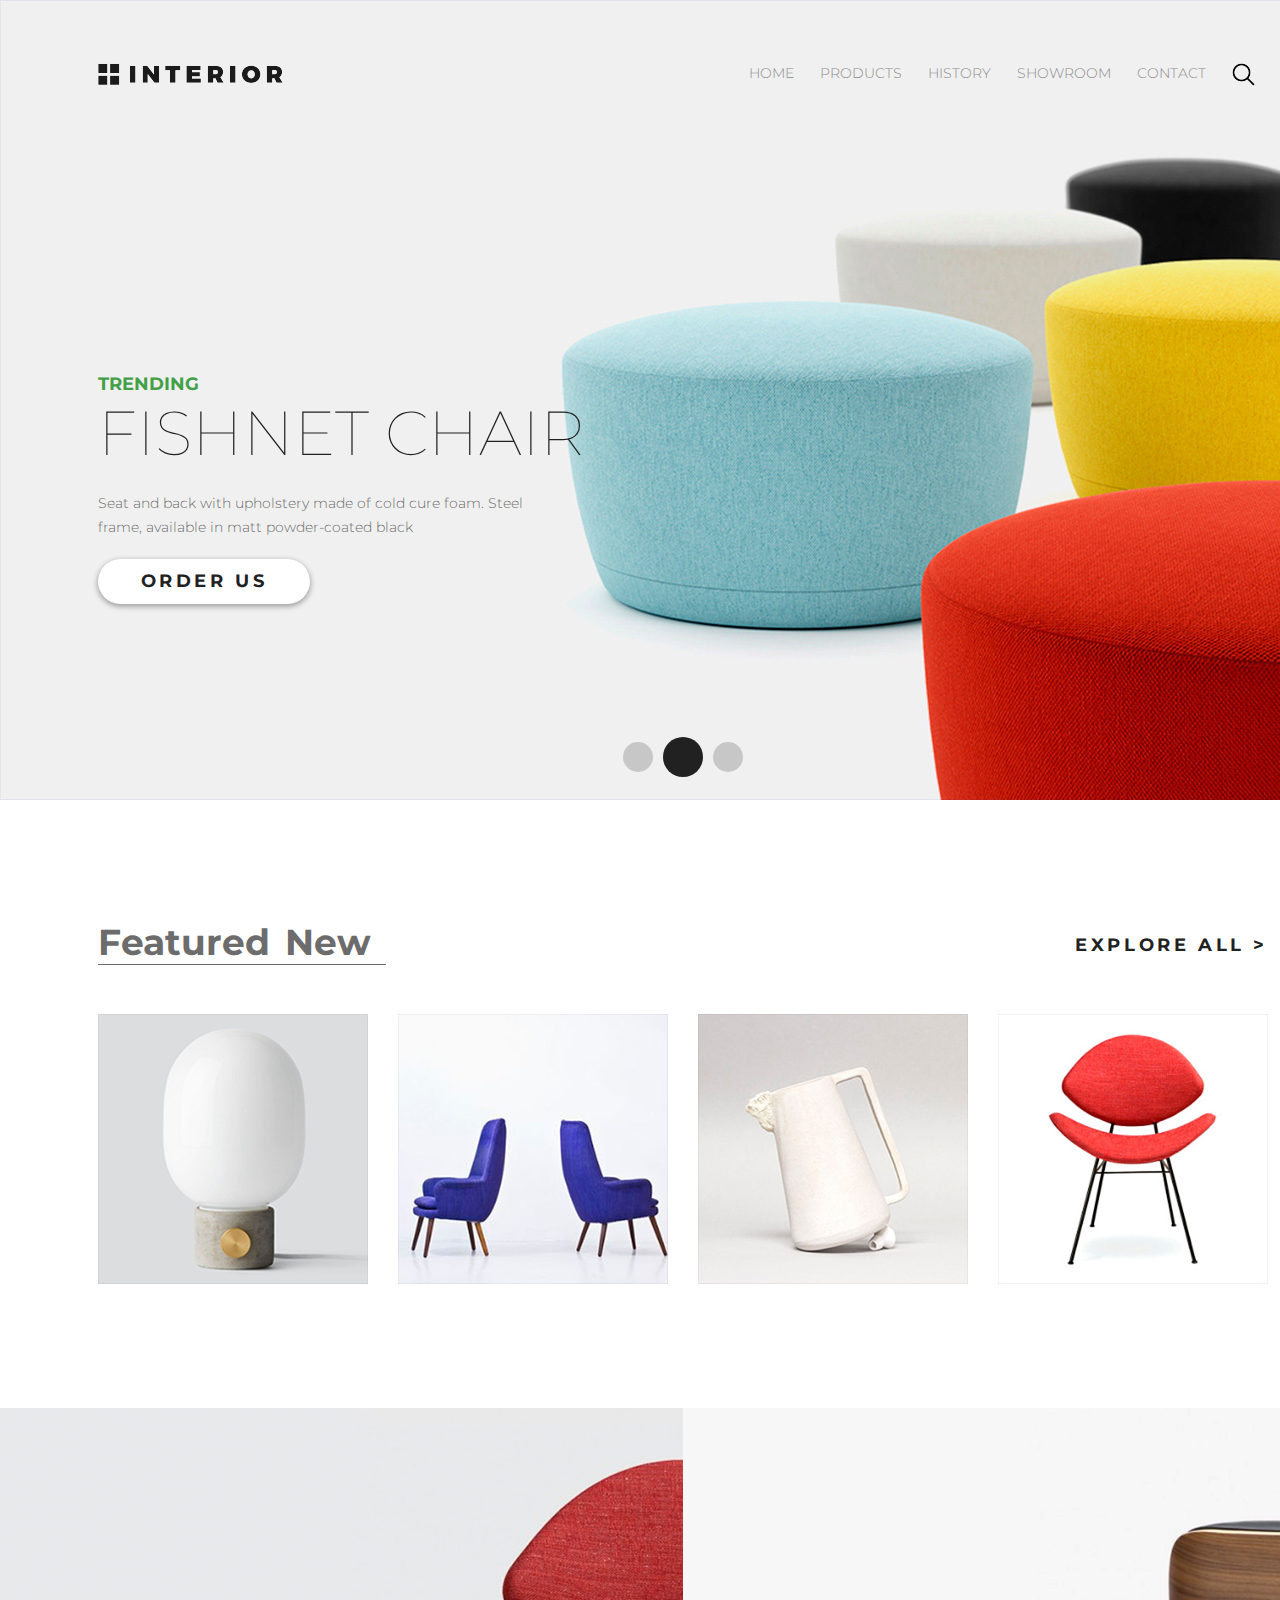
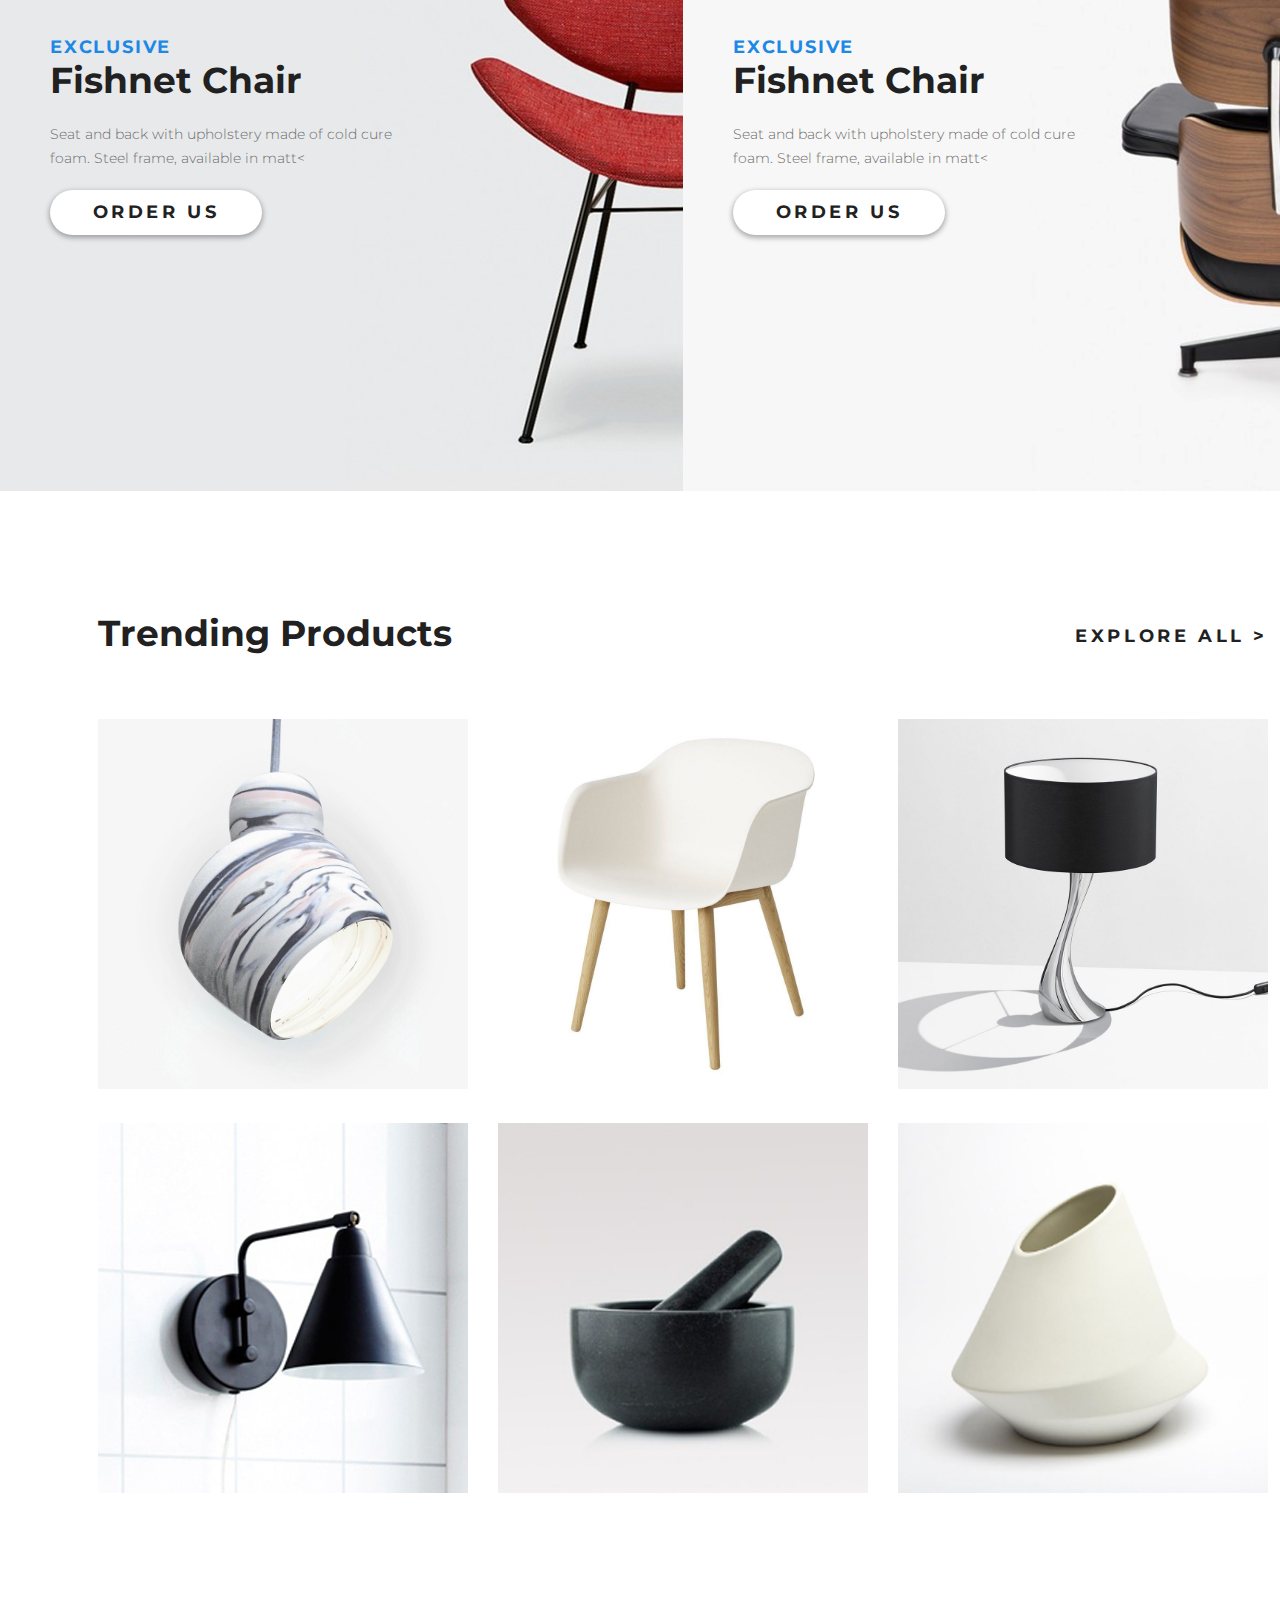
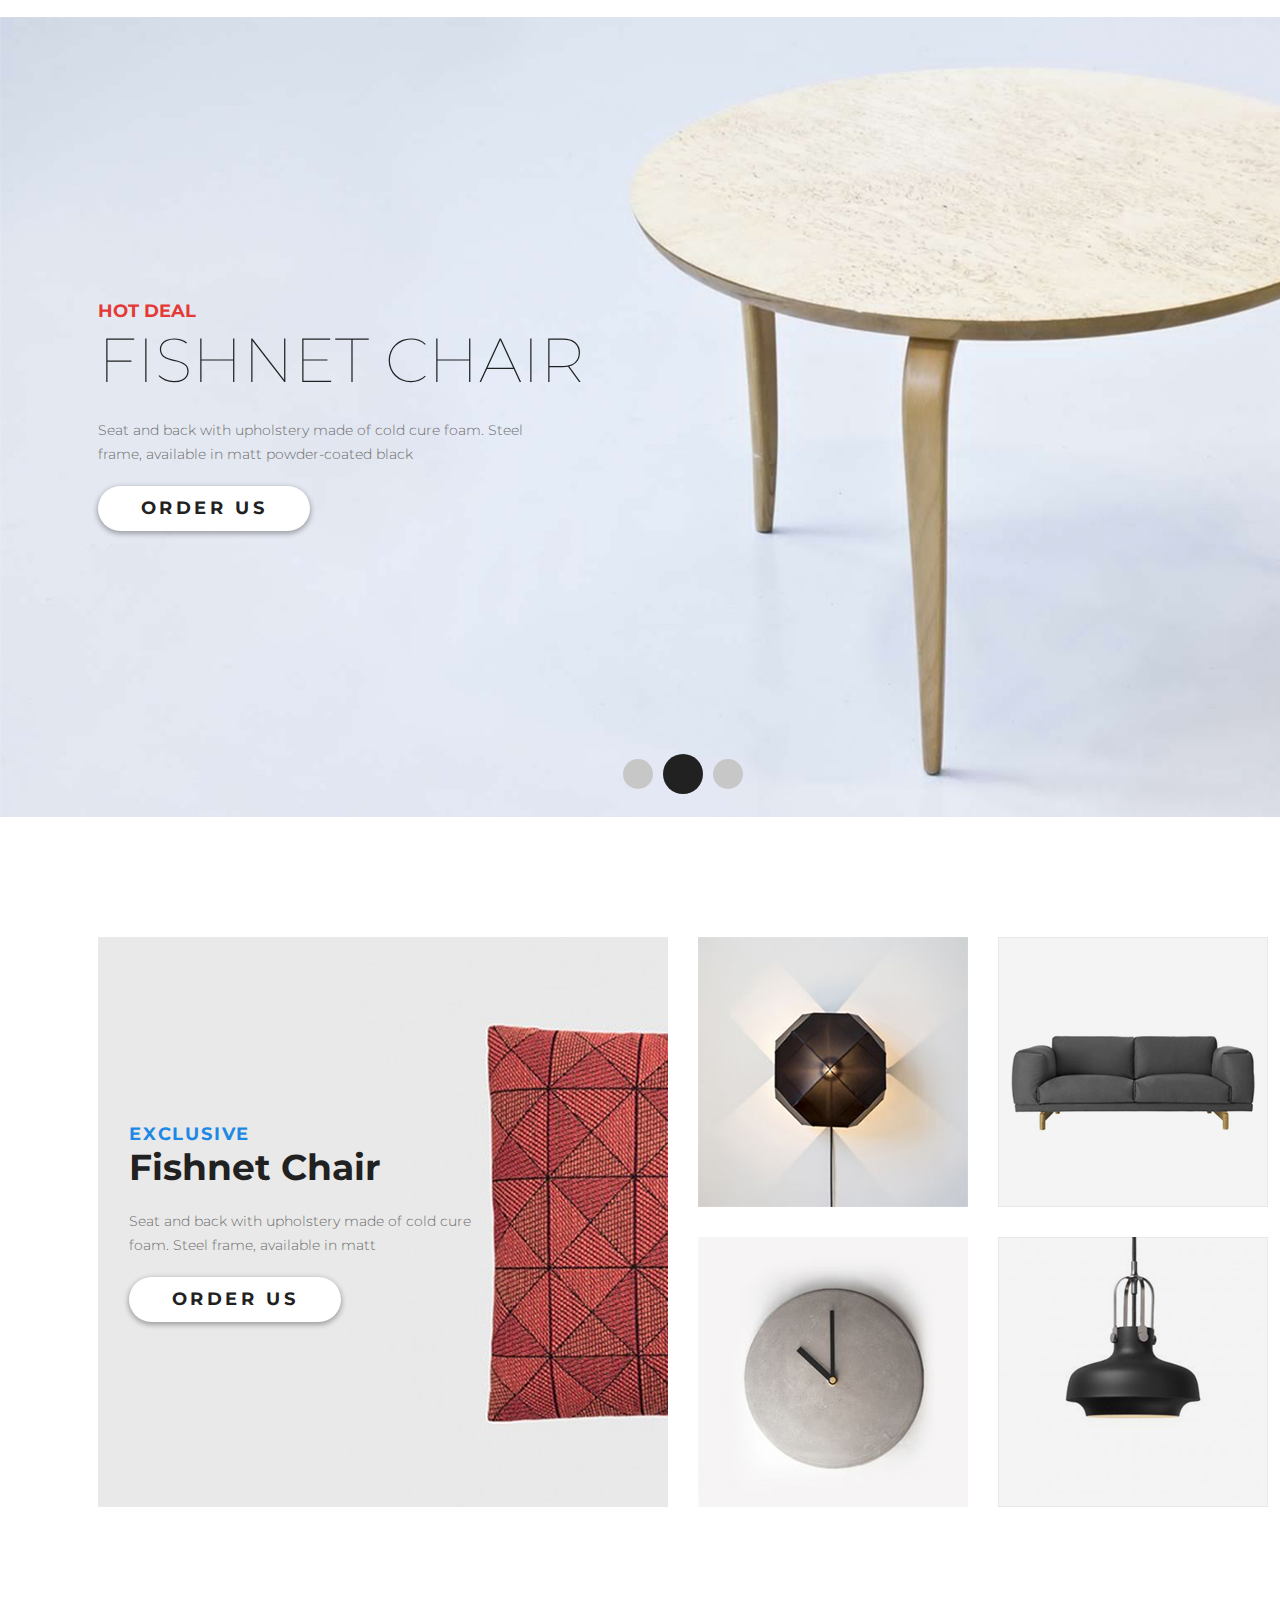
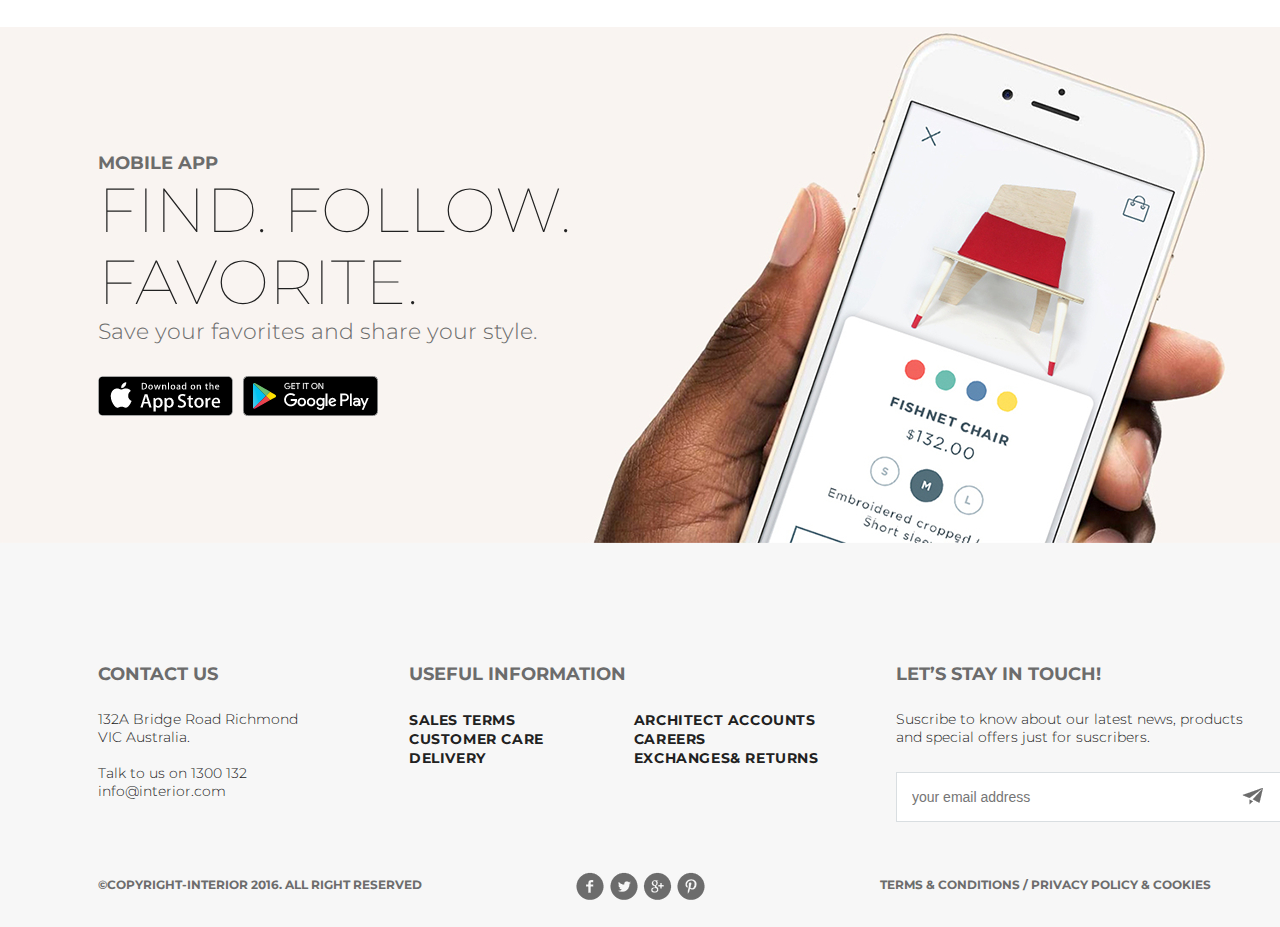
<file: interior_shop/index.html>
<!DOCTYPE html>
<html lang="ru">

<head>
    <meta charset="UTF-8">
    <title>INTERIOR</title>
    <link rel="stylesheet" type="text/css" href="css/style.css">
    <link href="https://fonts.googleapis.com/css?family=Montserrat:100,300,400,700&display=swap" rel="stylesheet">
</head>

<body>
    <div class="container">
        <div class="slider padding-site">
            <div class="header clearfix">
                <a href="#"><img class="logo" src="img/logo.png" alt="logo"></a>
                <ul class="menu clearfix">
                    <li class="menu-list"><a href="#" class="menu-link menu-link-active">HOME</a></li>
                    <li class="menu-list"><a href="product.html" class="menu-link">PRODUCTS</a></li>
                    <li class="menu-list"><a href="#" class="menu-link">HISTORY</a></li>
                    <li class="menu-list"><a href="#" class="menu-link">SHOWROOM</a></li>
                    <li class="menu-list"><a href="contact.html" class="menu-link">CONTACT</a></li>
                    <li class="menu-list"><a href="#" class="menu-link"><img src="img/search.png" alt="search"></a></li>
                </ul>
            </div>
            <div class="slider-text">
                <p class="slider-trending">TRENDING</p>
                <h2 class="slider-h2">Fishnet Chair</h2>
                <p class="slider-content">Seat and back with upholstery made of cold cure foam. Steel frame, available in matt powder-coated black</p>
                <a href="#" class="button">Order Us</a>
            </div>
            <div class="pagination">
                <a href="#" class="circle"></a><a href="$" class="circle circle-active"></a><a href="" class="circle"></a>
            </div>
        </div>
        <div class="promo padding-site clearfix">
            <ul class="featured-new clearfix">
                <li class="featured-list"><a href="" class="featured-link">Featured</a></li>
                <li class="featured-list"><a href="" class="featured-link">New</a></li>
            </ul>
            <a href="#" class="explore">Explore all ></a>
            <ul class="promo-ul">
                <li class="promo-list"><a href="#" class="promo-link"><img src="img/product-1.jpg" alt="product-1" class="promo-img"></a>
                    <div class="promo-hover">
                        <div class="hover-content">
                            <a href="product-deails.html" class="button-hover"><img src="img/arrow.png" alt="arrow" class="arrow-btn"></a>
                            <h4 class="hover-h4">Fishnet Chair</h4>
                            <p class="hover-p">Seat and back with upholstery made of cold cure foam</p>
                        </div>
                    </div>
                </li>
                <li class="promo-list"><a href="#" class="promo-link"><img src="img/product-2.jpg" alt="product-2" class="promo-img"></a>
                    <div class="promo-hover">
                        <div class="hover-content">
                            <a href="#" class="button-hover"><img src="img/arrow.png" alt="arrow" class="arrow-btn"></a>
                            <h4 class="hover-h4">Fishnet Chair</h4>
                            <p class="hover-p">Seat and back with upholstery made of cold cure foam</p>
                        </div>
                    </div>
                </li>
                <li class="promo-list"><a href="" class="promo-link"><img src="img/product-3.jpg" alt="product-3" class="promo-img"></a>
                    <div class="promo-hover">
                        <div class="hover-content">
                            <a href="" class="button-hover"><img src="img/arrow.png" alt="arrow" class="arrow-btn"></a>
                            <h4 class="hover-h4">Fishnet Chair</h4>
                            <p class="hover-p">Seat and back with upholstery made of cold cure foam</p>
                        </div>
                    </div>
                </li>
                <li class="promo-list"><a href="" class="promo-link"><img src="img/product-4.jpg" alt="product-4" class="promo-img"></a>
                    <div class="promo-hover">
                        <div class="hover-content">
                            <a href="" class="button-hover"><img src="img/arrow.png" alt="arrow" class="arrow-btn"></a>
                            <h4 class="hover-h4">Fishnet Chair</h4>
                            <p class="hover-p">Seat and back with upholstery made of cold cure foam</p>
                        </div>
                    </div>
                </li>
            </ul>
        </div>
        <div class="big-block clearfix">
            <div class="exclusive1">
                <div class="big-img-content">
                    <p class="exclusive-p">Exclusive</p>
                    <h3 class="exclusive-h3">Fishnet Chair</h3>
                    <p class="exclusive-content">Seat and back with upholstery made of&nbsp;cold cure foam. Steel frame, available in&nbsp;matt&lt;</p>
                    <a href="" class="button">Order Us</a>
                </div>
            </div>
            <div class="exclusive2">
                <div class="big-img-content">
                    <p class="exclusive-p">Exclusive</p>
                    <h3 class="exclusive-h3">Fishnet Chair</h3>
                    <p class="exclusive-content">Seat and back with upholstery made of&nbsp;cold cure foam. Steel frame, available in&nbsp;matt&lt;</p>
                    <a href="" class="button">Order Us</a>
                </div>
            </div>
        </div>
        <div class="trending-products padding-site clearfix">
            <h3 class="trending">Trending Products</h3>
            <a href="" class="explore">Explore all > </a>
            <ul class="trending-ul trending-firstline">
                <li class="trending-list"><a href="product-deails.html" class="trending-link"><img src="img/product-11.jpg" alt="product-11" class="trending-img"></a></li>
                <li class="trending-list"><a href="product-deails.html" class="trending-link"><img src="img/product-10.jpg" alt="product-10" class="trending-img"></a></li>
                <li class="trending-list"><a href="product-deails.html" class="trending-link"><img src="img/product-9.jpg" alt="product-9" class="trending-img"></a></li>
            </ul>
            <ul class="trending-ul">
                <li class="trending-list"><a href="product-deails.html" class="trending-link"><img src="img/product-8.jpg" alt="product-8" class="trending-img"></a></li>
                <li class="trending-list"><a href="product-deails.html" class="trending-link"><img src="img/product-7.jpg" alt="product-7" class="trending-img"></a></li>
                <li class="trending-list"><a href="product-deails.html" class="trending-link"><img src="img/product-6.jpg" alt="product-6" class="trending-img"></a></li>
            </ul>
        </div>
        <div class="slider2 padding-site clearfix ">
            <div class="slider2-text">
                <p class="slider-hot">HOT DEAL</p>
                <h2 class="slider-h2">Fishnet Chair</h2>
                <p class="slider-content">Seat and back with upholstery made of cold cure foam. Steel frame, available in matt powder-coated black</p>
                <a href="" class="button">Order Us</a>
            </div>
            <div class="pagination">
                <a href="" class="circle"></a><a href="" class="circle circle-active"></a><a href="" class="circle"></a>
            </div>
        </div>
        <div class="exclusive-last padding-site clearfix">
            <div class="exclusive-big">
                <div class="ex-content">
                    <p class="exclusive-p">Exclusive</p>
                    <h3 class="exclusive-h3">Fishnet Chair</h3>
                    <p class="exclusive-content">Seat and back with upholstery made of cold cure foam. Steel frame, available in matt</p>
                    <a href="" class="button">Order Us</a>
                </div>
            </div>
            <div class="exclusive-s clearfix">
                <ul class="exclusive-ul ">
                    <li class="exclusive-list exclusive-firstline"><img src="img/ex-product1.png" alt="ex-product1" class="exclusive-link"></li>
                    <li class="exclusive-list exclusive-firstline"><img src="img/ex-product2.png" alt="ex-product2" class="exclusive-link"></li>
                </ul>
                <ul class="exclusive-ul">
                    <li class="exclusive-list"><img src="img/ex-product3.png" alt="ex-product3" class="exclusive-link"></li>
                    <li class="exclusive-list"><img src="img/ex-product4.png" alt="ex-product4" class="exclusive-link"></li>
                </ul>
            </div>
        </div>
        <div class="app padding-site clearfix">
            <div class="app-text">
                <p class="mobile">mobile app</p>
                <h2 class="mobile-h2">Find. Follow. Favorite.</h2>
                <p class="mobile-text">Save your favorites and share your style.</p>
            </div>
            <ul class="mobile-download">
                <li class="mobile-list"><a href="" class="mobile-link"><img src="img/app-store.png" alt="" class="mobile-img"></a></li>
                <li class="mobile-list"><a href="" class="mobile-link"><img src="img/google-play.png" alt="" class="mobile-img"></a></li>
            </ul>
        </div>
        <div class="footer padding-site clearfix">
            <div class="footer-content clearfix">
                <div class="footer-div">
                    <p class="footer-p">contact us</p>
                    <p class="footer-text">132A Bridge Road Richmond VIC Australia. <br><br> Talk to&nbsp;us on&nbsp;1300&nbsp;132 info@interior.com</p>
                </div>
                <div class="footer-div">
                    <p class="footer-p">Useful Information</p>
                    <ul class="footer-info sales">
                        <li> <a href="#">Sales terms</a></li>
                        <li> <a href="#">Customer care</a></li>
                        <li> <a href="#">Delivery</a></li>
                    </ul>
                    <ul class="footer-info">
                        <li> <a href="#">Architect accounts</a></li>
                        <li> <a href="#">Careers </a></li>
                        <li> <a href="#">Exchanges&amp;&nbsp;returns</a></li>
                    </ul>
                </div>
                <div class="footer-div lets">
                    <p class="footer-p ">Let’s Stay in Touch!</p>
                    <p class="footer-text suscribe">Suscribe to&nbsp;know about our latest news, products and special offers just for suscribers.</p>
                    <form action="#">
                    <!--fieldset-->
                    <input class="email" type="email"
                    placeholder="your email address" 
                    required = "required">
                    <input class="submit" type="submit"
                    value=" ">
                    <!--/fieldset-->      
                    </form>    
                </div>
            </div>
            <div class="bottom">
                <h5>&copy;COPYRIGHT-INTERIOR 2016. ALL RIGHT RESERVED</h5>
                <div class="social">
                    <a href="#"></a>
                    <a href="#"></a>
                    <a href="#"></a>
                    <a href="#"></a>
                </div>
                <div class="rez">
                   <h5><a href="#">TERMS &amp; CONDITIONS</a>&nbsp;/&nbsp;<a href="#">PRIVACY POLICY &amp; COOKIES</a></h5>
                </div>
            </div>
        </div>
    </div>
</body>

</html>
</file>
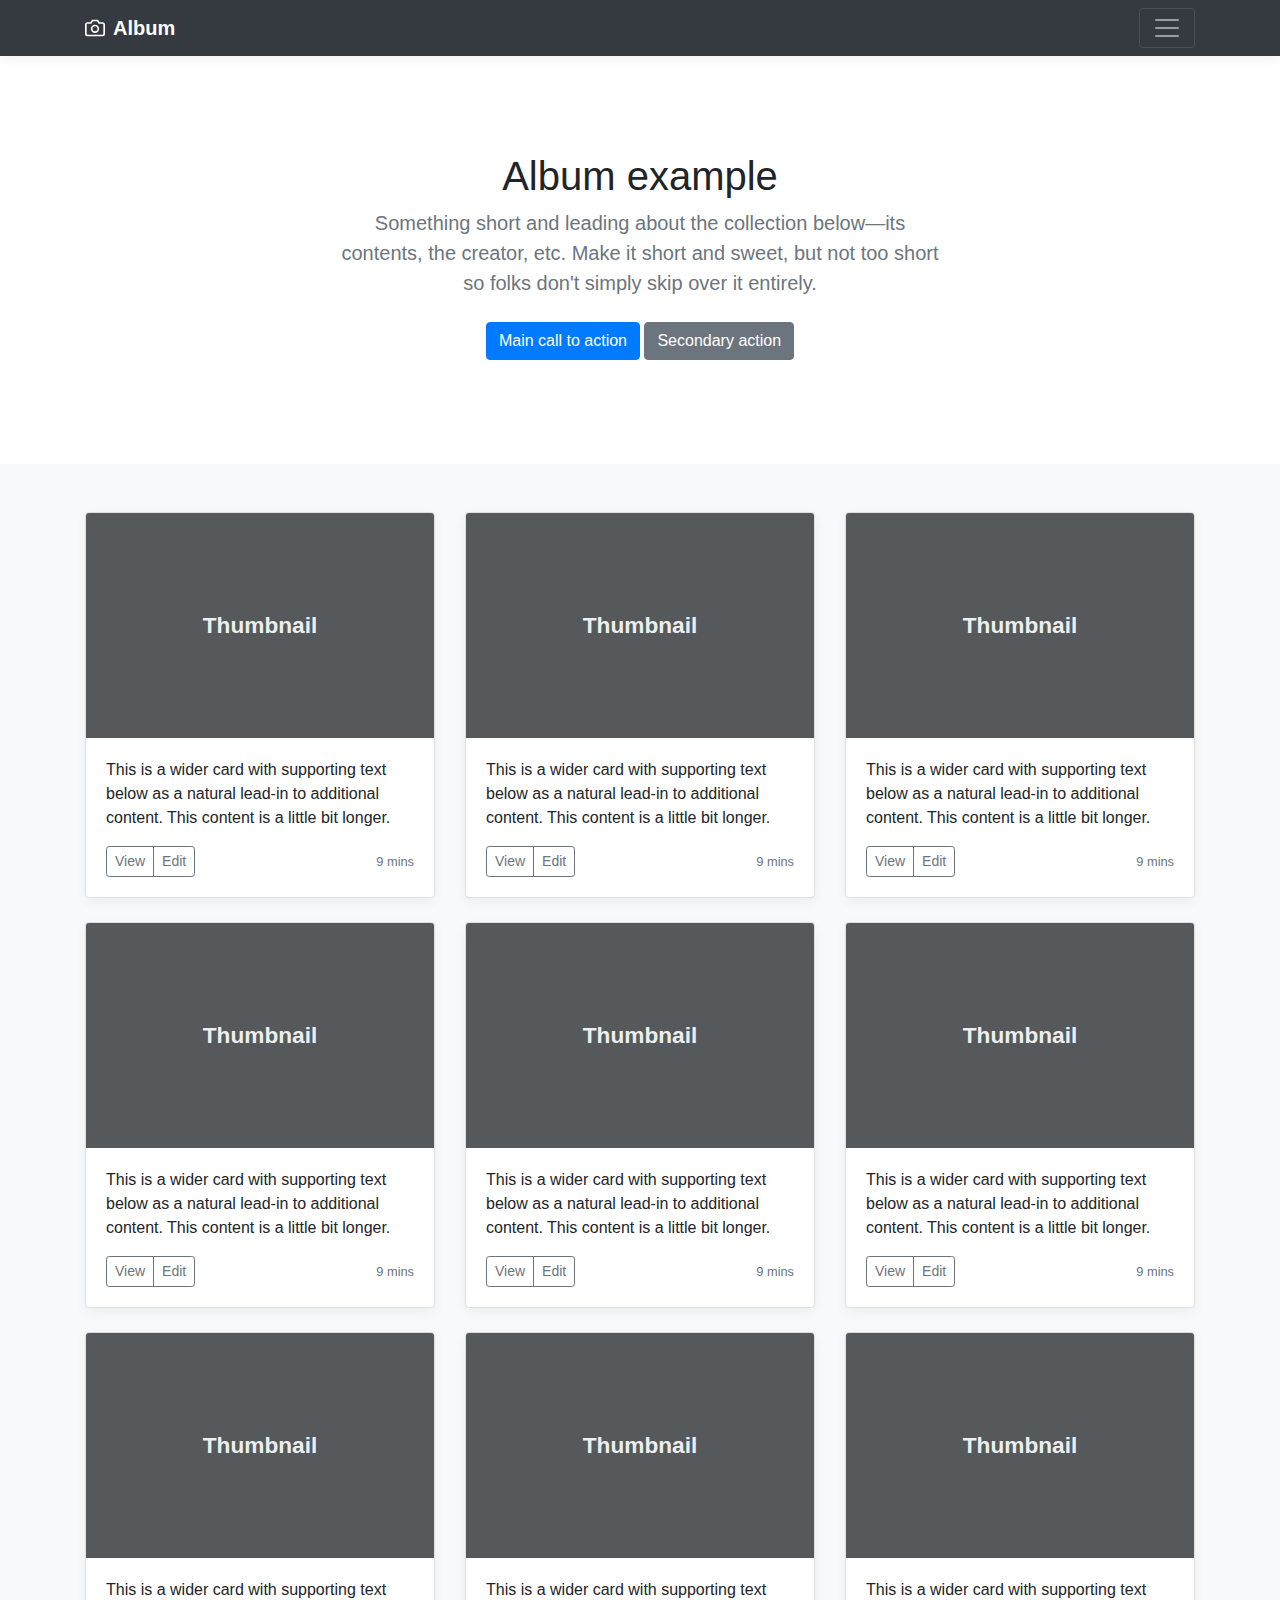
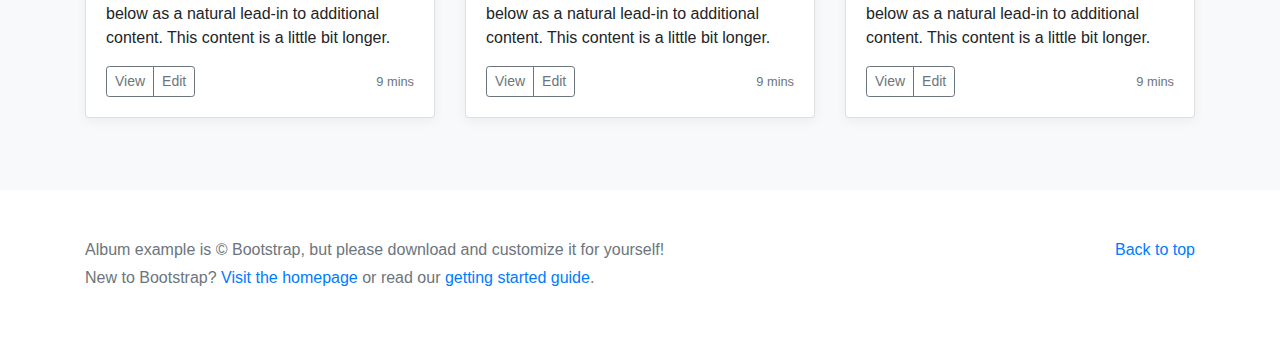
<file: maket_3/packages/bootstrap-4.1.1/docs/4.1/examples/album/index.html>
<!doctype html>
<html lang="en">
  <head>
    <meta charset="utf-8">
    <meta name="viewport" content="width=device-width, initial-scale=1, shrink-to-fit=no">
    <meta name="description" content="">
    <meta name="author" content="">
    <link rel="icon" href="../../../../favicon.ico">

    <title>Album example for Bootstrap</title>

    <!-- Bootstrap core CSS -->
    <link href="../../../../dist/css/bootstrap.min.css" rel="stylesheet">

    <!-- Custom styles for this template -->
    <link href="album.css" rel="stylesheet">
  </head>

  <body>

    <header>
      <div class="collapse bg-dark" id="navbarHeader">
        <div class="container">
          <div class="row">
            <div class="col-sm-8 col-md-7 py-4">
              <h4 class="text-white">About</h4>
              <p class="text-muted">Add some information about the album below, the author, or any other background context. Make it a few sentences long so folks can pick up some informative tidbits. Then, link them off to some social networking sites or contact information.</p>
            </div>
            <div class="col-sm-4 offset-md-1 py-4">
              <h4 class="text-white">Contact</h4>
              <ul class="list-unstyled">
                <li><a href="#" class="text-white">Follow on Twitter</a></li>
                <li><a href="#" class="text-white">Like on Facebook</a></li>
                <li><a href="#" class="text-white">Email me</a></li>
              </ul>
            </div>
          </div>
        </div>
      </div>
      <div class="navbar navbar-dark bg-dark box-shadow">
        <div class="container d-flex justify-content-between">
          <a href="#" class="navbar-brand d-flex align-items-center">
            <svg xmlns="http://www.w3.org/2000/svg" width="20" height="20" viewBox="0 0 24 24" fill="none" stroke="currentColor" stroke-width="2" stroke-linecap="round" stroke-linejoin="round" class="mr-2"><path d="M23 19a2 2 0 0 1-2 2H3a2 2 0 0 1-2-2V8a2 2 0 0 1 2-2h4l2-3h6l2 3h4a2 2 0 0 1 2 2z"></path><circle cx="12" cy="13" r="4"></circle></svg>
            <strong>Album</strong>
          </a>
          <button class="navbar-toggler" type="button" data-toggle="collapse" data-target="#navbarHeader" aria-controls="navbarHeader" aria-expanded="false" aria-label="Toggle navigation">
            <span class="navbar-toggler-icon"></span>
          </button>
        </div>
      </div>
    </header>

    <main role="main">

      <section class="jumbotron text-center">
        <div class="container">
          <h1 class="jumbotron-heading">Album example</h1>
          <p class="lead text-muted">Something short and leading about the collection below—its contents, the creator, etc. Make it short and sweet, but not too short so folks don't simply skip over it entirely.</p>
          <p>
            <a href="#" class="btn btn-primary my-2">Main call to action</a>
            <a href="#" class="btn btn-secondary my-2">Secondary action</a>
          </p>
        </div>
      </section>

      <div class="album py-5 bg-light">
        <div class="container">

          <div class="row">
            <div class="col-md-4">
              <div class="card mb-4 box-shadow">
                <img class="card-img-top" data-src="holder.js/100px225?theme=thumb&bg=55595c&fg=eceeef&text=Thumbnail" alt="Card image cap">
                <div class="card-body">
                  <p class="card-text">This is a wider card with supporting text below as a natural lead-in to additional content. This content is a little bit longer.</p>
                  <div class="d-flex justify-content-between align-items-center">
                    <div class="btn-group">
                      <button type="button" class="btn btn-sm btn-outline-secondary">View</button>
                      <button type="button" class="btn btn-sm btn-outline-secondary">Edit</button>
                    </div>
                    <small class="text-muted">9 mins</small>
                  </div>
                </div>
              </div>
            </div>
            <div class="col-md-4">
              <div class="card mb-4 box-shadow">
                <img class="card-img-top" data-src="holder.js/100px225?theme=thumb&bg=55595c&fg=eceeef&text=Thumbnail" alt="Card image cap">
                <div class="card-body">
                  <p class="card-text">This is a wider card with supporting text below as a natural lead-in to additional content. This content is a little bit longer.</p>
                  <div class="d-flex justify-content-between align-items-center">
                    <div class="btn-group">
                      <button type="button" class="btn btn-sm btn-outline-secondary">View</button>
                      <button type="button" class="btn btn-sm btn-outline-secondary">Edit</button>
                    </div>
                    <small class="text-muted">9 mins</small>
                  </div>
                </div>
              </div>
            </div>
            <div class="col-md-4">
              <div class="card mb-4 box-shadow">
                <img class="card-img-top" data-src="holder.js/100px225?theme=thumb&bg=55595c&fg=eceeef&text=Thumbnail" alt="Card image cap">
                <div class="card-body">
                  <p class="card-text">This is a wider card with supporting text below as a natural lead-in to additional content. This content is a little bit longer.</p>
                  <div class="d-flex justify-content-between align-items-center">
                    <div class="btn-group">
                      <button type="button" class="btn btn-sm btn-outline-secondary">View</button>
                      <button type="button" class="btn btn-sm btn-outline-secondary">Edit</button>
                    </div>
                    <small class="text-muted">9 mins</small>
                  </div>
                </div>
              </div>
            </div>

            <div class="col-md-4">
              <div class="card mb-4 box-shadow">
                <img class="card-img-top" data-src="holder.js/100px225?theme=thumb&bg=55595c&fg=eceeef&text=Thumbnail" alt="Card image cap">
                <div class="card-body">
                  <p class="card-text">This is a wider card with supporting text below as a natural lead-in to additional content. This content is a little bit longer.</p>
                  <div class="d-flex justify-content-between align-items-center">
                    <div class="btn-group">
                      <button type="button" class="btn btn-sm btn-outline-secondary">View</button>
                      <button type="button" class="btn btn-sm btn-outline-secondary">Edit</button>
                    </div>
                    <small class="text-muted">9 mins</small>
                  </div>
                </div>
              </div>
            </div>
            <div class="col-md-4">
              <div class="card mb-4 box-shadow">
                <img class="card-img-top" data-src="holder.js/100px225?theme=thumb&bg=55595c&fg=eceeef&text=Thumbnail" alt="Card image cap">
                <div class="card-body">
                  <p class="card-text">This is a wider card with supporting text below as a natural lead-in to additional content. This content is a little bit longer.</p>
                  <div class="d-flex justify-content-between align-items-center">
                    <div class="btn-group">
                      <button type="button" class="btn btn-sm btn-outline-secondary">View</button>
                      <button type="button" class="btn btn-sm btn-outline-secondary">Edit</button>
                    </div>
                    <small class="text-muted">9 mins</small>
                  </div>
                </div>
              </div>
            </div>
            <div class="col-md-4">
              <div class="card mb-4 box-shadow">
                <img class="card-img-top" data-src="holder.js/100px225?theme=thumb&bg=55595c&fg=eceeef&text=Thumbnail" alt="Card image cap">
                <div class="card-body">
                  <p class="card-text">This is a wider card with supporting text below as a natural lead-in to additional content. This content is a little bit longer.</p>
                  <div class="d-flex justify-content-between align-items-center">
                    <div class="btn-group">
                      <button type="button" class="btn btn-sm btn-outline-secondary">View</button>
                      <button type="button" class="btn btn-sm btn-outline-secondary">Edit</button>
                    </div>
                    <small class="text-muted">9 mins</small>
                  </div>
                </div>
              </div>
            </div>

            <div class="col-md-4">
              <div class="card mb-4 box-shadow">
                <img class="card-img-top" data-src="holder.js/100px225?theme=thumb&bg=55595c&fg=eceeef&text=Thumbnail" alt="Card image cap">
                <div class="card-body">
                  <p class="card-text">This is a wider card with supporting text below as a natural lead-in to additional content. This content is a little bit longer.</p>
                  <div class="d-flex justify-content-between align-items-center">
                    <div class="btn-group">
                      <button type="button" class="btn btn-sm btn-outline-secondary">View</button>
                      <button type="button" class="btn btn-sm btn-outline-secondary">Edit</button>
                    </div>
                    <small class="text-muted">9 mins</small>
                  </div>
                </div>
              </div>
            </div>
            <div class="col-md-4">
              <div class="card mb-4 box-shadow">
                <img class="card-img-top" data-src="holder.js/100px225?theme=thumb&bg=55595c&fg=eceeef&text=Thumbnail" alt="Card image cap">
                <div class="card-body">
                  <p class="card-text">This is a wider card with supporting text below as a natural lead-in to additional content. This content is a little bit longer.</p>
                  <div class="d-flex justify-content-between align-items-center">
                    <div class="btn-group">
                      <button type="button" class="btn btn-sm btn-outline-secondary">View</button>
                      <button type="button" class="btn btn-sm btn-outline-secondary">Edit</button>
                    </div>
                    <small class="text-muted">9 mins</small>
                  </div>
                </div>
              </div>
            </div>
            <div class="col-md-4">
              <div class="card mb-4 box-shadow">
                <img class="card-img-top" data-src="holder.js/100px225?theme=thumb&bg=55595c&fg=eceeef&text=Thumbnail" alt="Card image cap">
                <div class="card-body">
                  <p class="card-text">This is a wider card with supporting text below as a natural lead-in to additional content. This content is a little bit longer.</p>
                  <div class="d-flex justify-content-between align-items-center">
                    <div class="btn-group">
                      <button type="button" class="btn btn-sm btn-outline-secondary">View</button>
                      <button type="button" class="btn btn-sm btn-outline-secondary">Edit</button>
                    </div>
                    <small class="text-muted">9 mins</small>
                  </div>
                </div>
              </div>
            </div>
          </div>
        </div>
      </div>

    </main>

    <footer class="text-muted">
      <div class="container">
        <p class="float-right">
          <a href="#">Back to top</a>
        </p>
        <p>Album example is &copy; Bootstrap, but please download and customize it for yourself!</p>
        <p>New to Bootstrap? <a href="../../">Visit the homepage</a> or read our <a href="../../getting-started/">getting started guide</a>.</p>
      </div>
    </footer>

    <!-- Bootstrap core JavaScript
    ================================================== -->
    <!-- Placed at the end of the document so the pages load faster -->
    <script src="https://code.jquery.com/jquery-3.3.1.slim.min.js" integrity="sha384-q8i/X+965DzO0rT7abK41JStQIAqVgRVzpbzo5smXKp4YfRvH+8abtTE1Pi6jizo" crossorigin="anonymous"></script>
    <script>window.jQuery || document.write('<script src="../../../../assets/js/vendor/jquery-slim.min.js"><\/script>')</script>
    <script src="../../../../assets/js/vendor/popper.min.js"></script>
    <script src="../../../../dist/js/bootstrap.min.js"></script>
    <script src="../../../../assets/js/vendor/holder.min.js"></script>
  </body>
</html>
</file>
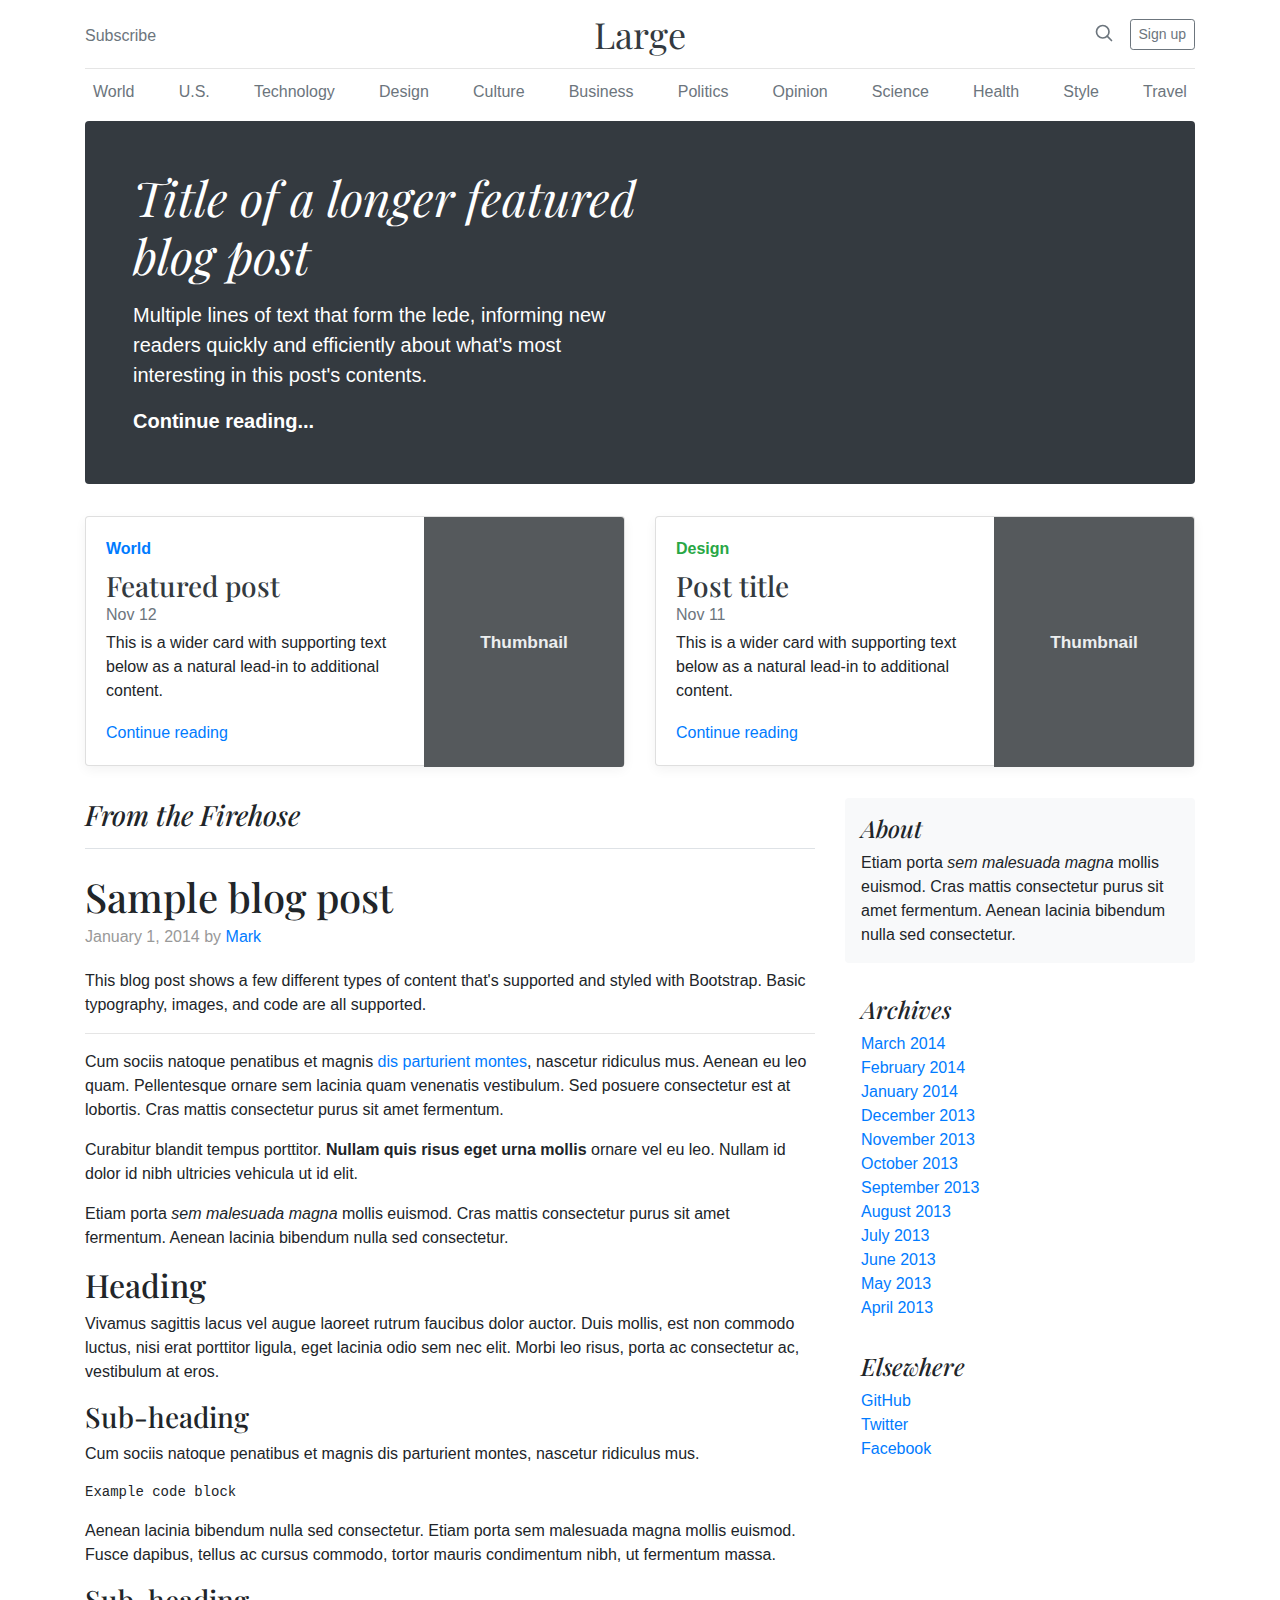
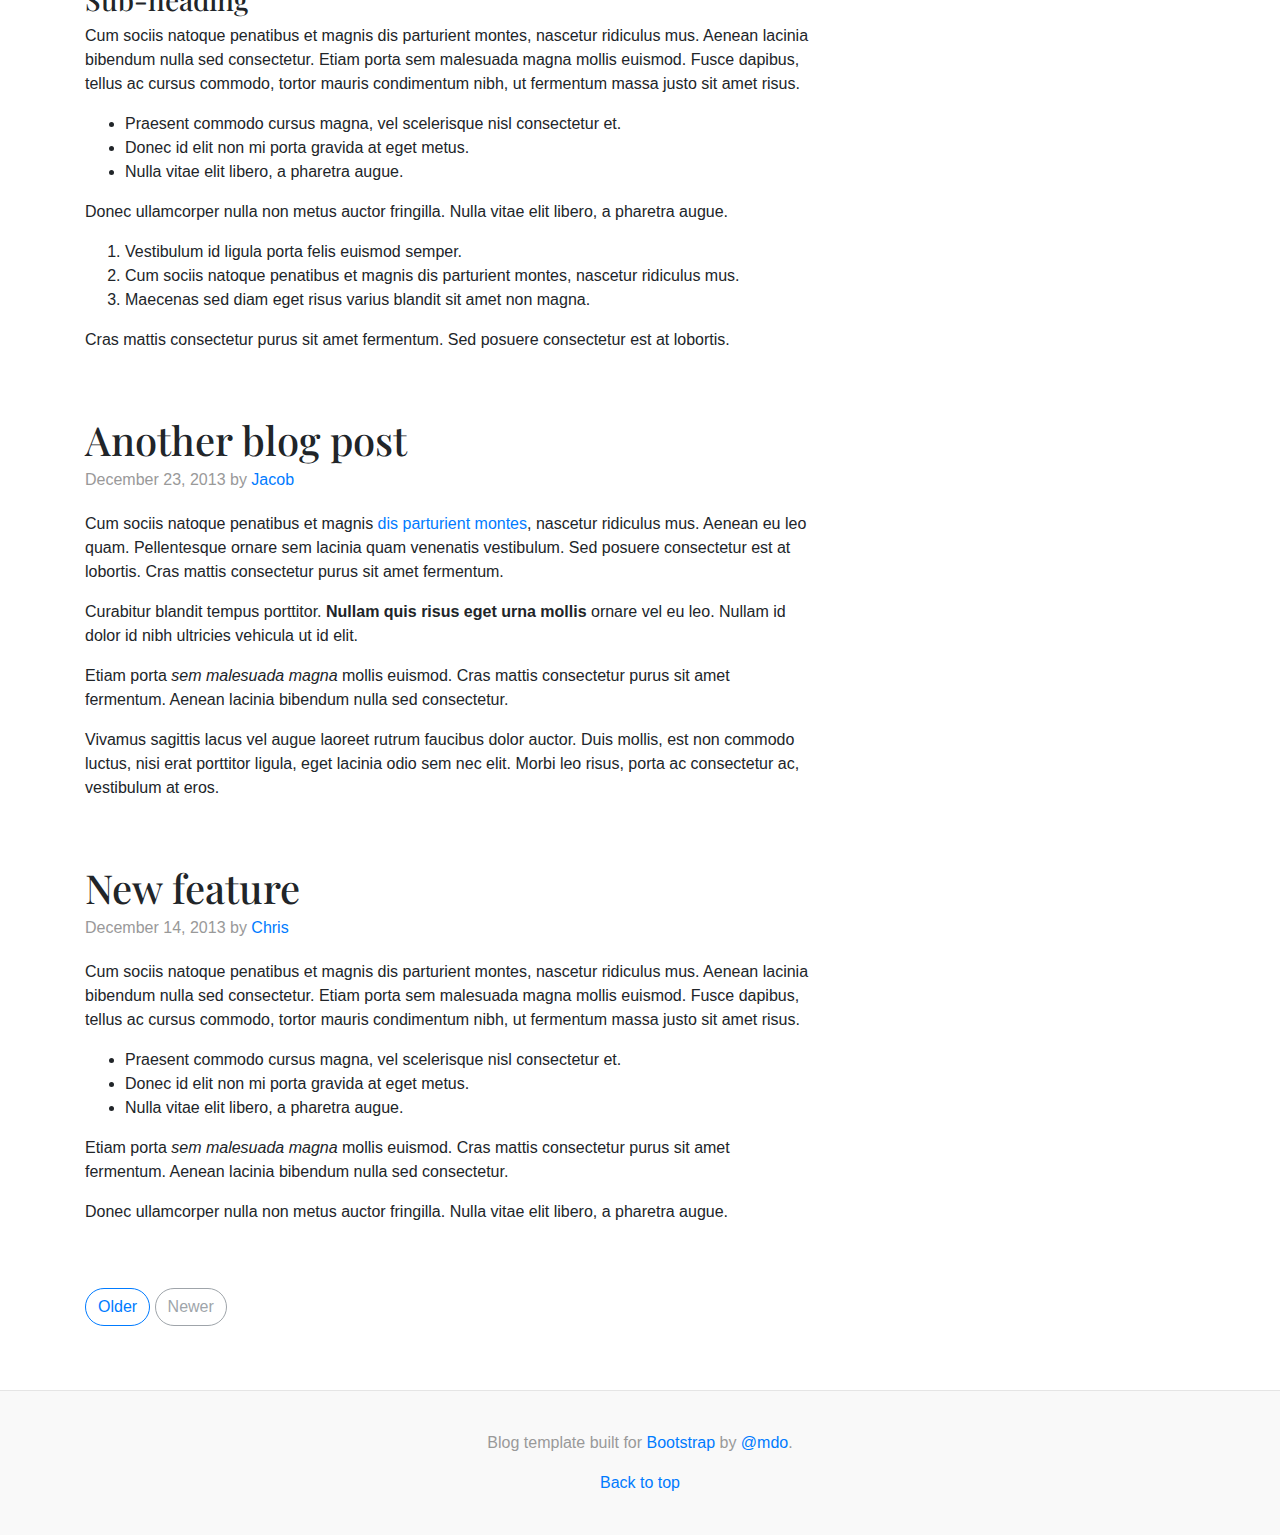
<file: maket_3/packages/bootstrap-4.1.1/docs/4.1/examples/blog/index.html>
<!doctype html>
<html lang="en">
  <head>
    <meta charset="utf-8">
    <meta name="viewport" content="width=device-width, initial-scale=1, shrink-to-fit=no">
    <meta name="description" content="">
    <meta name="author" content="">
    <link rel="icon" href="../../../../favicon.ico">

    <title>Blog Template for Bootstrap</title>

    <!-- Bootstrap core CSS -->
    <link href="../../../../dist/css/bootstrap.min.css" rel="stylesheet">

    <!-- Custom styles for this template -->
    <link href="https://fonts.googleapis.com/css?family=Playfair+Display:700,900" rel="stylesheet">
    <link href="blog.css" rel="stylesheet">
  </head>

  <body>

    <div class="container">
      <header class="blog-header py-3">
        <div class="row flex-nowrap justify-content-between align-items-center">
          <div class="col-4 pt-1">
            <a class="text-muted" href="#">Subscribe</a>
          </div>
          <div class="col-4 text-center">
            <a class="blog-header-logo text-dark" href="#">Large</a>
          </div>
          <div class="col-4 d-flex justify-content-end align-items-center">
            <a class="text-muted" href="#">
              <svg xmlns="http://www.w3.org/2000/svg" width="20" height="20" viewBox="0 0 24 24" fill="none" stroke="currentColor" stroke-width="2" stroke-linecap="round" stroke-linejoin="round" class="mx-3"><circle cx="10.5" cy="10.5" r="7.5"></circle><line x1="21" y1="21" x2="15.8" y2="15.8"></line></svg>
            </a>
            <a class="btn btn-sm btn-outline-secondary" href="#">Sign up</a>
          </div>
        </div>
      </header>

      <div class="nav-scroller py-1 mb-2">
        <nav class="nav d-flex justify-content-between">
          <a class="p-2 text-muted" href="#">World</a>
          <a class="p-2 text-muted" href="#">U.S.</a>
          <a class="p-2 text-muted" href="#">Technology</a>
          <a class="p-2 text-muted" href="#">Design</a>
          <a class="p-2 text-muted" href="#">Culture</a>
          <a class="p-2 text-muted" href="#">Business</a>
          <a class="p-2 text-muted" href="#">Politics</a>
          <a class="p-2 text-muted" href="#">Opinion</a>
          <a class="p-2 text-muted" href="#">Science</a>
          <a class="p-2 text-muted" href="#">Health</a>
          <a class="p-2 text-muted" href="#">Style</a>
          <a class="p-2 text-muted" href="#">Travel</a>
        </nav>
      </div>

      <div class="jumbotron p-3 p-md-5 text-white rounded bg-dark">
        <div class="col-md-6 px-0">
          <h1 class="display-4 font-italic">Title of a longer featured blog post</h1>
          <p class="lead my-3">Multiple lines of text that form the lede, informing new readers quickly and efficiently about what's most interesting in this post's contents.</p>
          <p class="lead mb-0"><a href="#" class="text-white font-weight-bold">Continue reading...</a></p>
        </div>
      </div>

      <div class="row mb-2">
        <div class="col-md-6">
          <div class="card flex-md-row mb-4 box-shadow h-md-250">
            <div class="card-body d-flex flex-column align-items-start">
              <strong class="d-inline-block mb-2 text-primary">World</strong>
              <h3 class="mb-0">
                <a class="text-dark" href="#">Featured post</a>
              </h3>
              <div class="mb-1 text-muted">Nov 12</div>
              <p class="card-text mb-auto">This is a wider card with supporting text below as a natural lead-in to additional content.</p>
              <a href="#">Continue reading</a>
            </div>
            <img class="card-img-right flex-auto d-none d-lg-block" data-src="holder.js/200x250?theme=thumb" alt="Card image cap">
          </div>
        </div>
        <div class="col-md-6">
          <div class="card flex-md-row mb-4 box-shadow h-md-250">
            <div class="card-body d-flex flex-column align-items-start">
              <strong class="d-inline-block mb-2 text-success">Design</strong>
              <h3 class="mb-0">
                <a class="text-dark" href="#">Post title</a>
              </h3>
              <div class="mb-1 text-muted">Nov 11</div>
              <p class="card-text mb-auto">This is a wider card with supporting text below as a natural lead-in to additional content.</p>
              <a href="#">Continue reading</a>
            </div>
            <img class="card-img-right flex-auto d-none d-lg-block" data-src="holder.js/200x250?theme=thumb" alt="Card image cap">
          </div>
        </div>
      </div>
    </div>

    <main role="main" class="container">
      <div class="row">
        <div class="col-md-8 blog-main">
          <h3 class="pb-3 mb-4 font-italic border-bottom">
            From the Firehose
          </h3>

          <div class="blog-post">
            <h2 class="blog-post-title">Sample blog post</h2>
            <p class="blog-post-meta">January 1, 2014 by <a href="#">Mark</a></p>

            <p>This blog post shows a few different types of content that's supported and styled with Bootstrap. Basic typography, images, and code are all supported.</p>
            <hr>
            <p>Cum sociis natoque penatibus et magnis <a href="#">dis parturient montes</a>, nascetur ridiculus mus. Aenean eu leo quam. Pellentesque ornare sem lacinia quam venenatis vestibulum. Sed posuere consectetur est at lobortis. Cras mattis consectetur purus sit amet fermentum.</p>
            <blockquote>
              <p>Curabitur blandit tempus porttitor. <strong>Nullam quis risus eget urna mollis</strong> ornare vel eu leo. Nullam id dolor id nibh ultricies vehicula ut id elit.</p>
            </blockquote>
            <p>Etiam porta <em>sem malesuada magna</em> mollis euismod. Cras mattis consectetur purus sit amet fermentum. Aenean lacinia bibendum nulla sed consectetur.</p>
            <h2>Heading</h2>
            <p>Vivamus sagittis lacus vel augue laoreet rutrum faucibus dolor auctor. Duis mollis, est non commodo luctus, nisi erat porttitor ligula, eget lacinia odio sem nec elit. Morbi leo risus, porta ac consectetur ac, vestibulum at eros.</p>
            <h3>Sub-heading</h3>
            <p>Cum sociis natoque penatibus et magnis dis parturient montes, nascetur ridiculus mus.</p>
            <pre><code>Example code block</code></pre>
            <p>Aenean lacinia bibendum nulla sed consectetur. Etiam porta sem malesuada magna mollis euismod. Fusce dapibus, tellus ac cursus commodo, tortor mauris condimentum nibh, ut fermentum massa.</p>
            <h3>Sub-heading</h3>
            <p>Cum sociis natoque penatibus et magnis dis parturient montes, nascetur ridiculus mus. Aenean lacinia bibendum nulla sed consectetur. Etiam porta sem malesuada magna mollis euismod. Fusce dapibus, tellus ac cursus commodo, tortor mauris condimentum nibh, ut fermentum massa justo sit amet risus.</p>
            <ul>
              <li>Praesent commodo cursus magna, vel scelerisque nisl consectetur et.</li>
              <li>Donec id elit non mi porta gravida at eget metus.</li>
              <li>Nulla vitae elit libero, a pharetra augue.</li>
            </ul>
            <p>Donec ullamcorper nulla non metus auctor fringilla. Nulla vitae elit libero, a pharetra augue.</p>
            <ol>
              <li>Vestibulum id ligula porta felis euismod semper.</li>
              <li>Cum sociis natoque penatibus et magnis dis parturient montes, nascetur ridiculus mus.</li>
              <li>Maecenas sed diam eget risus varius blandit sit amet non magna.</li>
            </ol>
            <p>Cras mattis consectetur purus sit amet fermentum. Sed posuere consectetur est at lobortis.</p>
          </div><!-- /.blog-post -->

          <div class="blog-post">
            <h2 class="blog-post-title">Another blog post</h2>
            <p class="blog-post-meta">December 23, 2013 by <a href="#">Jacob</a></p>

            <p>Cum sociis natoque penatibus et magnis <a href="#">dis parturient montes</a>, nascetur ridiculus mus. Aenean eu leo quam. Pellentesque ornare sem lacinia quam venenatis vestibulum. Sed posuere consectetur est at lobortis. Cras mattis consectetur purus sit amet fermentum.</p>
            <blockquote>
              <p>Curabitur blandit tempus porttitor. <strong>Nullam quis risus eget urna mollis</strong> ornare vel eu leo. Nullam id dolor id nibh ultricies vehicula ut id elit.</p>
            </blockquote>
            <p>Etiam porta <em>sem malesuada magna</em> mollis euismod. Cras mattis consectetur purus sit amet fermentum. Aenean lacinia bibendum nulla sed consectetur.</p>
            <p>Vivamus sagittis lacus vel augue laoreet rutrum faucibus dolor auctor. Duis mollis, est non commodo luctus, nisi erat porttitor ligula, eget lacinia odio sem nec elit. Morbi leo risus, porta ac consectetur ac, vestibulum at eros.</p>
          </div><!-- /.blog-post -->

          <div class="blog-post">
            <h2 class="blog-post-title">New feature</h2>
            <p class="blog-post-meta">December 14, 2013 by <a href="#">Chris</a></p>

            <p>Cum sociis natoque penatibus et magnis dis parturient montes, nascetur ridiculus mus. Aenean lacinia bibendum nulla sed consectetur. Etiam porta sem malesuada magna mollis euismod. Fusce dapibus, tellus ac cursus commodo, tortor mauris condimentum nibh, ut fermentum massa justo sit amet risus.</p>
            <ul>
              <li>Praesent commodo cursus magna, vel scelerisque nisl consectetur et.</li>
              <li>Donec id elit non mi porta gravida at eget metus.</li>
              <li>Nulla vitae elit libero, a pharetra augue.</li>
            </ul>
            <p>Etiam porta <em>sem malesuada magna</em> mollis euismod. Cras mattis consectetur purus sit amet fermentum. Aenean lacinia bibendum nulla sed consectetur.</p>
            <p>Donec ullamcorper nulla non metus auctor fringilla. Nulla vitae elit libero, a pharetra augue.</p>
          </div><!-- /.blog-post -->

          <nav class="blog-pagination">
            <a class="btn btn-outline-primary" href="#">Older</a>
            <a class="btn btn-outline-secondary disabled" href="#">Newer</a>
          </nav>

        </div><!-- /.blog-main -->

        <aside class="col-md-4 blog-sidebar">
          <div class="p-3 mb-3 bg-light rounded">
            <h4 class="font-italic">About</h4>
            <p class="mb-0">Etiam porta <em>sem malesuada magna</em> mollis euismod. Cras mattis consectetur purus sit amet fermentum. Aenean lacinia bibendum nulla sed consectetur.</p>
          </div>

          <div class="p-3">
            <h4 class="font-italic">Archives</h4>
            <ol class="list-unstyled mb-0">
              <li><a href="#">March 2014</a></li>
              <li><a href="#">February 2014</a></li>
              <li><a href="#">January 2014</a></li>
              <li><a href="#">December 2013</a></li>
              <li><a href="#">November 2013</a></li>
              <li><a href="#">October 2013</a></li>
              <li><a href="#">September 2013</a></li>
              <li><a href="#">August 2013</a></li>
              <li><a href="#">July 2013</a></li>
              <li><a href="#">June 2013</a></li>
              <li><a href="#">May 2013</a></li>
              <li><a href="#">April 2013</a></li>
            </ol>
          </div>

          <div class="p-3">
            <h4 class="font-italic">Elsewhere</h4>
            <ol class="list-unstyled">
              <li><a href="#">GitHub</a></li>
              <li><a href="#">Twitter</a></li>
              <li><a href="#">Facebook</a></li>
            </ol>
          </div>
        </aside><!-- /.blog-sidebar -->

      </div><!-- /.row -->

    </main><!-- /.container -->

    <footer class="blog-footer">
      <p>Blog template built for <a href="https://getbootstrap.com/">Bootstrap</a> by <a href="https://twitter.com/mdo">@mdo</a>.</p>
      <p>
        <a href="#">Back to top</a>
      </p>
    </footer>

    <!-- Bootstrap core JavaScript
    ================================================== -->
    <!-- Placed at the end of the document so the pages load faster -->
    <script src="https://code.jquery.com/jquery-3.3.1.slim.min.js" integrity="sha384-q8i/X+965DzO0rT7abK41JStQIAqVgRVzpbzo5smXKp4YfRvH+8abtTE1Pi6jizo" crossorigin="anonymous"></script>
    <script>window.jQuery || document.write('<script src="../../../../assets/js/vendor/jquery-slim.min.js"><\/script>')</script>
    <script src="../../../../assets/js/vendor/popper.min.js"></script>
    <script src="../../../../dist/js/bootstrap.min.js"></script>
    <script src="../../../../assets/js/vendor/holder.min.js"></script>
    <script>
      Holder.addTheme('thumb', {
        bg: '#55595c',
        fg: '#eceeef',
        text: 'Thumbnail'
      });
    </script>
  </body>
</html>
</file>
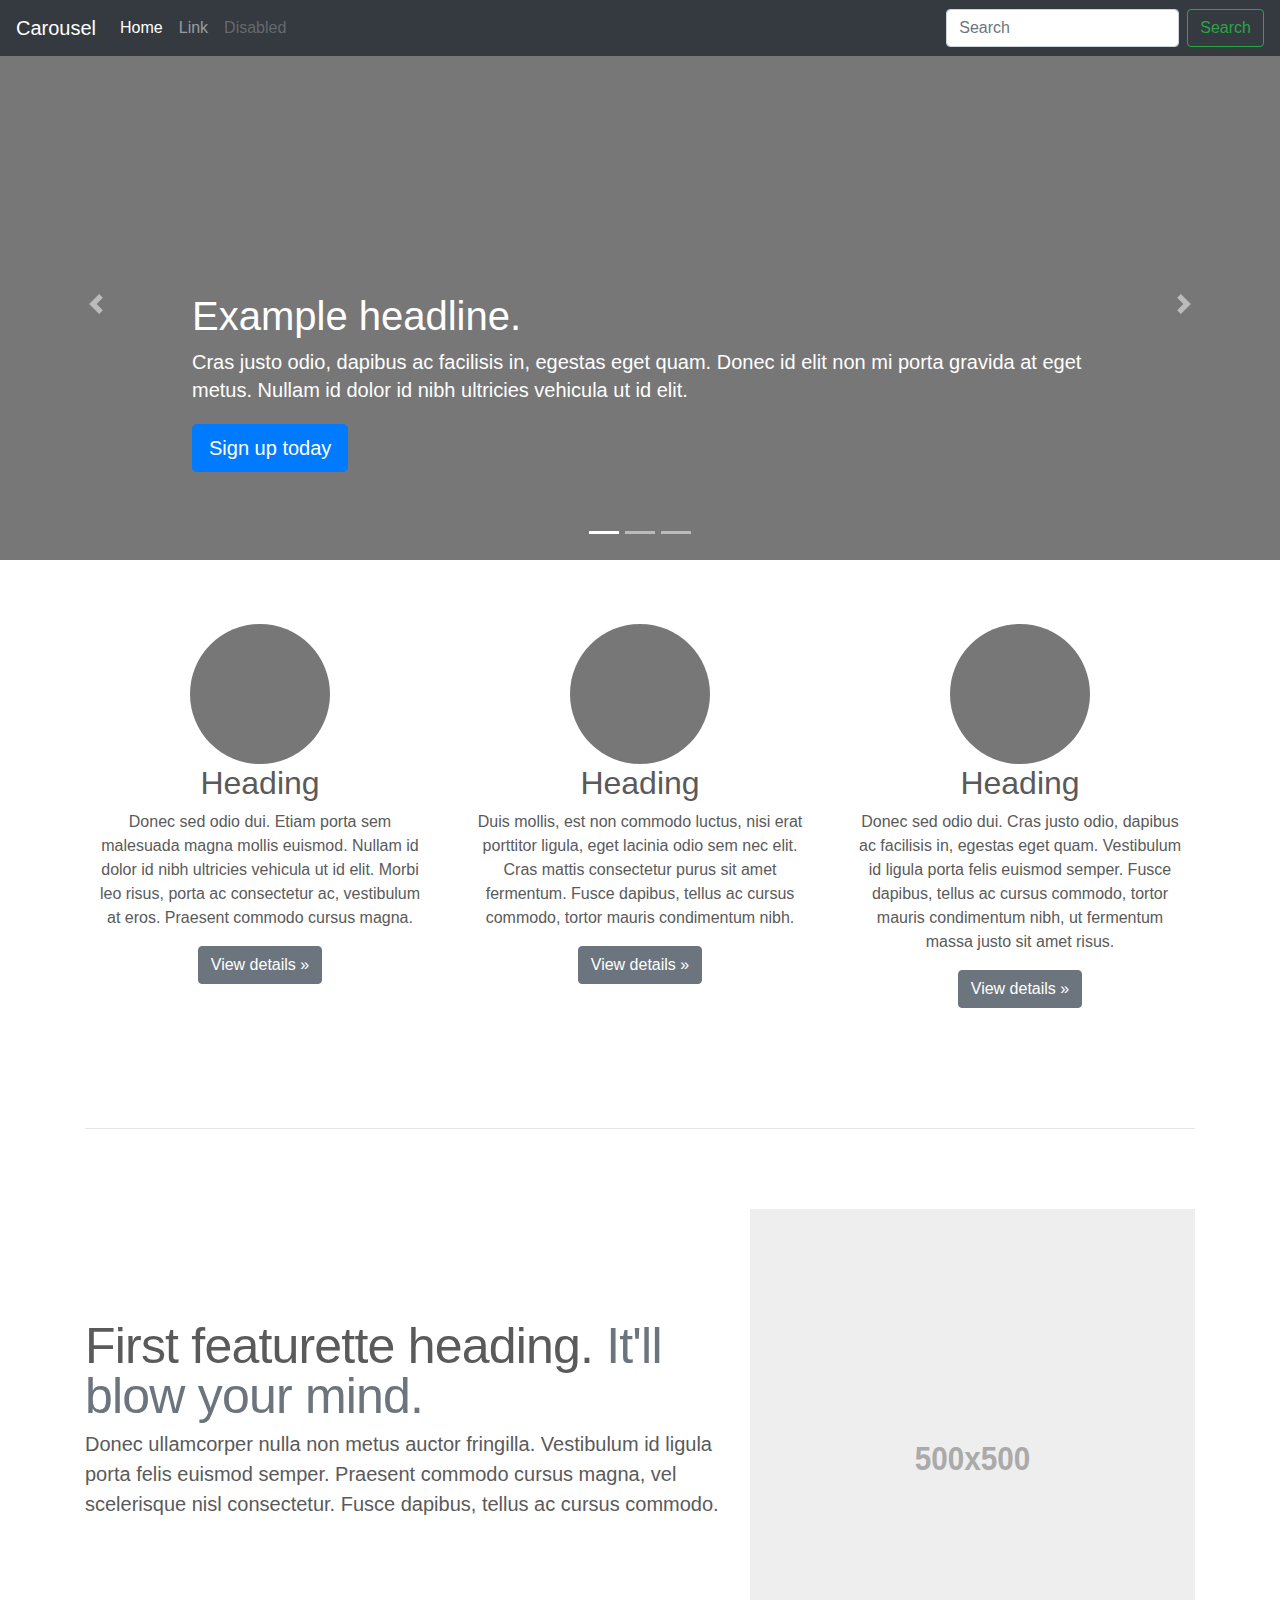
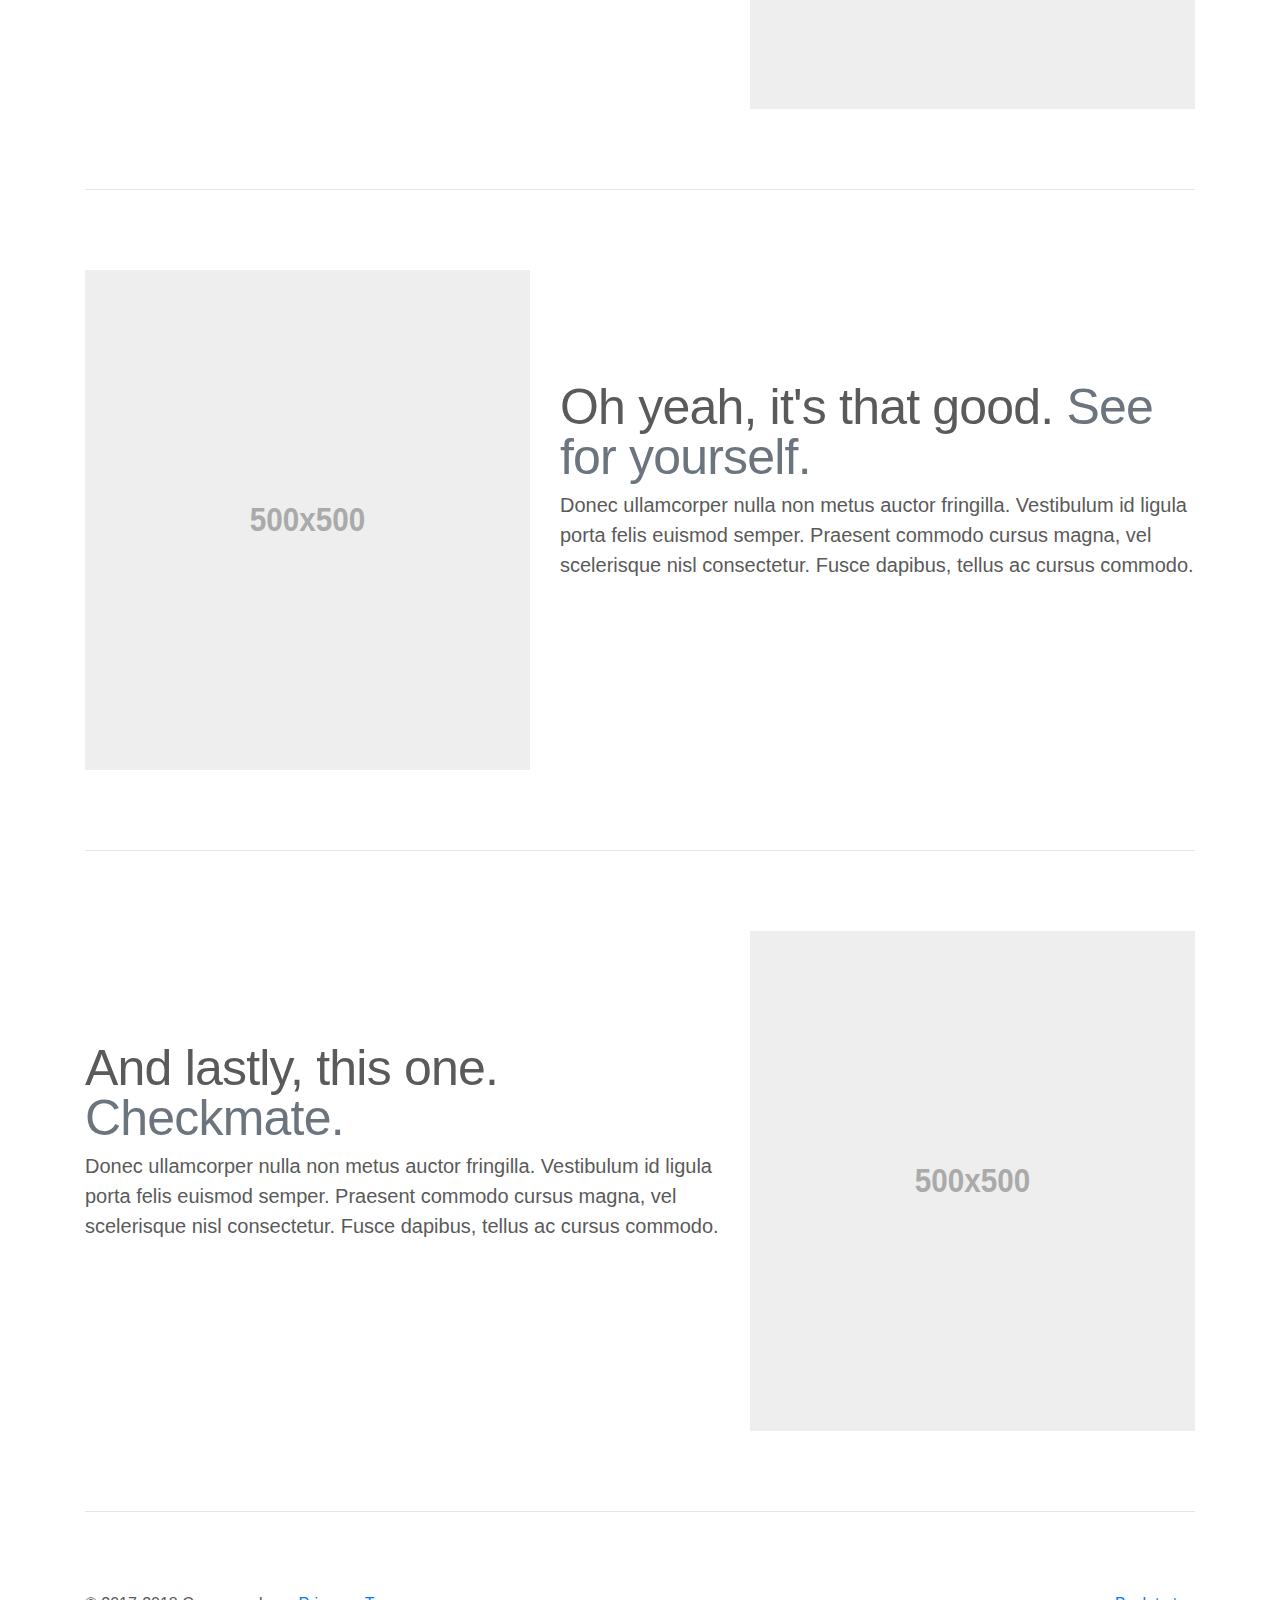
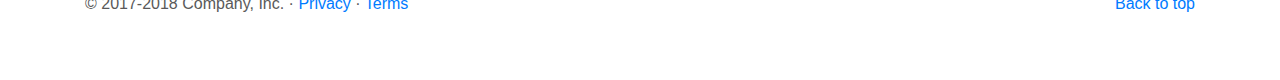
<file: maket_3/packages/bootstrap-4.1.1/docs/4.1/examples/carousel/index.html>
<!doctype html>
<html lang="en">
  <head>
    <meta charset="utf-8">
    <meta name="viewport" content="width=device-width, initial-scale=1, shrink-to-fit=no">
    <meta name="description" content="">
    <meta name="author" content="">
    <link rel="icon" href="../../../../favicon.ico">

    <title>Carousel Template for Bootstrap</title>

    <!-- Bootstrap core CSS -->
    <link href="../../../../dist/css/bootstrap.min.css" rel="stylesheet">

    <!-- Custom styles for this template -->
    <link href="carousel.css" rel="stylesheet">
  </head>
  <body>

    <header>
      <nav class="navbar navbar-expand-md navbar-dark fixed-top bg-dark">
        <a class="navbar-brand" href="#">Carousel</a>
        <button class="navbar-toggler" type="button" data-toggle="collapse" data-target="#navbarCollapse" aria-controls="navbarCollapse" aria-expanded="false" aria-label="Toggle navigation">
          <span class="navbar-toggler-icon"></span>
        </button>
        <div class="collapse navbar-collapse" id="navbarCollapse">
          <ul class="navbar-nav mr-auto">
            <li class="nav-item active">
              <a class="nav-link" href="#">Home <span class="sr-only">(current)</span></a>
            </li>
            <li class="nav-item">
              <a class="nav-link" href="#">Link</a>
            </li>
            <li class="nav-item">
              <a class="nav-link disabled" href="#">Disabled</a>
            </li>
          </ul>
          <form class="form-inline mt-2 mt-md-0">
            <input class="form-control mr-sm-2" type="text" placeholder="Search" aria-label="Search">
            <button class="btn btn-outline-success my-2 my-sm-0" type="submit">Search</button>
          </form>
        </div>
      </nav>
    </header>

    <main role="main">

      <div id="myCarousel" class="carousel slide" data-ride="carousel">
        <ol class="carousel-indicators">
          <li data-target="#myCarousel" data-slide-to="0" class="active"></li>
          <li data-target="#myCarousel" data-slide-to="1"></li>
          <li data-target="#myCarousel" data-slide-to="2"></li>
        </ol>
        <div class="carousel-inner">
          <div class="carousel-item active">
            <img class="first-slide" src="[data-uri]" alt="First slide">
            <div class="container">
              <div class="carousel-caption text-left">
                <h1>Example headline.</h1>
                <p>Cras justo odio, dapibus ac facilisis in, egestas eget quam. Donec id elit non mi porta gravida at eget metus. Nullam id dolor id nibh ultricies vehicula ut id elit.</p>
                <p><a class="btn btn-lg btn-primary" href="#" role="button">Sign up today</a></p>
              </div>
            </div>
          </div>
          <div class="carousel-item">
            <img class="second-slide" src="[data-uri]" alt="Second slide">
            <div class="container">
              <div class="carousel-caption">
                <h1>Another example headline.</h1>
                <p>Cras justo odio, dapibus ac facilisis in, egestas eget quam. Donec id elit non mi porta gravida at eget metus. Nullam id dolor id nibh ultricies vehicula ut id elit.</p>
                <p><a class="btn btn-lg btn-primary" href="#" role="button">Learn more</a></p>
              </div>
            </div>
          </div>
          <div class="carousel-item">
            <img class="third-slide" src="[data-uri]" alt="Third slide">
            <div class="container">
              <div class="carousel-caption text-right">
                <h1>One more for good measure.</h1>
                <p>Cras justo odio, dapibus ac facilisis in, egestas eget quam. Donec id elit non mi porta gravida at eget metus. Nullam id dolor id nibh ultricies vehicula ut id elit.</p>
                <p><a class="btn btn-lg btn-primary" href="#" role="button">Browse gallery</a></p>
              </div>
            </div>
          </div>
        </div>
        <a class="carousel-control-prev" href="#myCarousel" role="button" data-slide="prev">
          <span class="carousel-control-prev-icon" aria-hidden="true"></span>
          <span class="sr-only">Previous</span>
        </a>
        <a class="carousel-control-next" href="#myCarousel" role="button" data-slide="next">
          <span class="carousel-control-next-icon" aria-hidden="true"></span>
          <span class="sr-only">Next</span>
        </a>
      </div>


      <!-- Marketing messaging and featurettes
      ================================================== -->
      <!-- Wrap the rest of the page in another container to center all the content. -->

      <div class="container marketing">

        <!-- Three columns of text below the carousel -->
        <div class="row">
          <div class="col-lg-4">
            <img class="rounded-circle" src="[data-uri]" alt="Generic placeholder image" width="140" height="140">
            <h2>Heading</h2>
            <p>Donec sed odio dui. Etiam porta sem malesuada magna mollis euismod. Nullam id dolor id nibh ultricies vehicula ut id elit. Morbi leo risus, porta ac consectetur ac, vestibulum at eros. Praesent commodo cursus magna.</p>
            <p><a class="btn btn-secondary" href="#" role="button">View details &raquo;</a></p>
          </div><!-- /.col-lg-4 -->
          <div class="col-lg-4">
            <img class="rounded-circle" src="[data-uri]" alt="Generic placeholder image" width="140" height="140">
            <h2>Heading</h2>
            <p>Duis mollis, est non commodo luctus, nisi erat porttitor ligula, eget lacinia odio sem nec elit. Cras mattis consectetur purus sit amet fermentum. Fusce dapibus, tellus ac cursus commodo, tortor mauris condimentum nibh.</p>
            <p><a class="btn btn-secondary" href="#" role="button">View details &raquo;</a></p>
          </div><!-- /.col-lg-4 -->
          <div class="col-lg-4">
            <img class="rounded-circle" src="[data-uri]" alt="Generic placeholder image" width="140" height="140">
            <h2>Heading</h2>
            <p>Donec sed odio dui. Cras justo odio, dapibus ac facilisis in, egestas eget quam. Vestibulum id ligula porta felis euismod semper. Fusce dapibus, tellus ac cursus commodo, tortor mauris condimentum nibh, ut fermentum massa justo sit amet risus.</p>
            <p><a class="btn btn-secondary" href="#" role="button">View details &raquo;</a></p>
          </div><!-- /.col-lg-4 -->
        </div><!-- /.row -->


        <!-- START THE FEATURETTES -->

        <hr class="featurette-divider">

        <div class="row featurette">
          <div class="col-md-7">
            <h2 class="featurette-heading">First featurette heading. <span class="text-muted">It'll blow your mind.</span></h2>
            <p class="lead">Donec ullamcorper nulla non metus auctor fringilla. Vestibulum id ligula porta felis euismod semper. Praesent commodo cursus magna, vel scelerisque nisl consectetur. Fusce dapibus, tellus ac cursus commodo.</p>
          </div>
          <div class="col-md-5">
            <img class="featurette-image img-fluid mx-auto" data-src="holder.js/500x500/auto" alt="Generic placeholder image">
          </div>
        </div>

        <hr class="featurette-divider">

        <div class="row featurette">
          <div class="col-md-7 order-md-2">
            <h2 class="featurette-heading">Oh yeah, it's that good. <span class="text-muted">See for yourself.</span></h2>
            <p class="lead">Donec ullamcorper nulla non metus auctor fringilla. Vestibulum id ligula porta felis euismod semper. Praesent commodo cursus magna, vel scelerisque nisl consectetur. Fusce dapibus, tellus ac cursus commodo.</p>
          </div>
          <div class="col-md-5 order-md-1">
            <img class="featurette-image img-fluid mx-auto" data-src="holder.js/500x500/auto" alt="Generic placeholder image">
          </div>
        </div>

        <hr class="featurette-divider">

        <div class="row featurette">
          <div class="col-md-7">
            <h2 class="featurette-heading">And lastly, this one. <span class="text-muted">Checkmate.</span></h2>
            <p class="lead">Donec ullamcorper nulla non metus auctor fringilla. Vestibulum id ligula porta felis euismod semper. Praesent commodo cursus magna, vel scelerisque nisl consectetur. Fusce dapibus, tellus ac cursus commodo.</p>
          </div>
          <div class="col-md-5">
            <img class="featurette-image img-fluid mx-auto" data-src="holder.js/500x500/auto" alt="Generic placeholder image">
          </div>
        </div>

        <hr class="featurette-divider">

        <!-- /END THE FEATURETTES -->

      </div><!-- /.container -->


      <!-- FOOTER -->
      <footer class="container">
        <p class="float-right"><a href="#">Back to top</a></p>
        <p>&copy; 2017-2018 Company, Inc. &middot; <a href="#">Privacy</a> &middot; <a href="#">Terms</a></p>
      </footer>
    </main>

    <!-- Bootstrap core JavaScript
    ================================================== -->
    <!-- Placed at the end of the document so the pages load faster -->
    <script src="https://code.jquery.com/jquery-3.3.1.slim.min.js" integrity="sha384-q8i/X+965DzO0rT7abK41JStQIAqVgRVzpbzo5smXKp4YfRvH+8abtTE1Pi6jizo" crossorigin="anonymous"></script>
    <script>window.jQuery || document.write('<script src="../../../../assets/js/vendor/jquery-slim.min.js"><\/script>')</script>
    <script src="../../../../assets/js/vendor/popper.min.js"></script>
    <script src="../../../../dist/js/bootstrap.min.js"></script>
    <!-- Just to make our placeholder images work. Don't actually copy the next line! -->
    <script src="../../../../assets/js/vendor/holder.min.js"></script>
  </body>
</html>
</file>
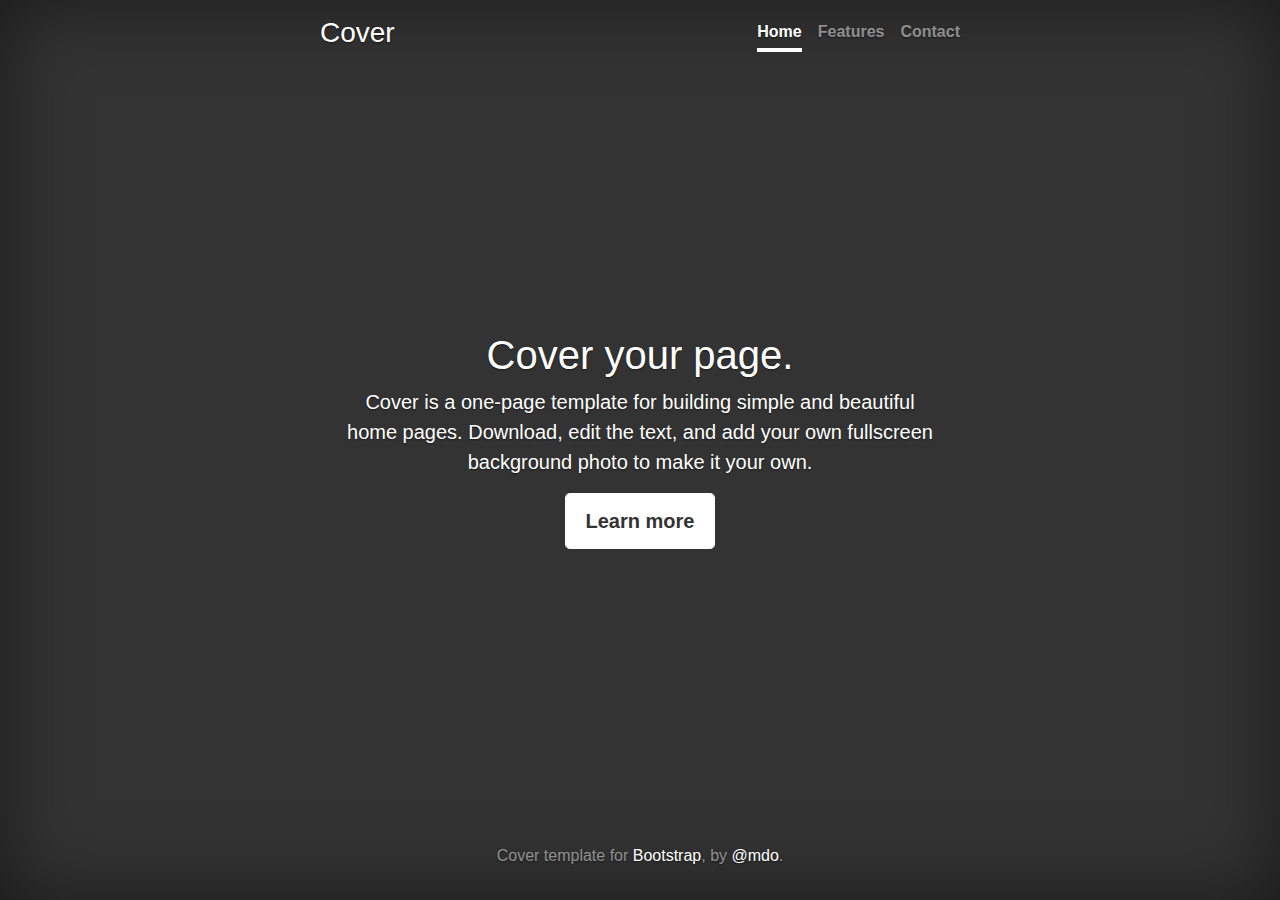
<file: maket_3/packages/bootstrap-4.1.1/docs/4.1/examples/cover/index.html>
<!doctype html>
<html lang="en">
  <head>
    <meta charset="utf-8">
    <meta name="viewport" content="width=device-width, initial-scale=1, shrink-to-fit=no">
    <meta name="description" content="">
    <meta name="author" content="">
    <link rel="icon" href="../../../../favicon.ico">

    <title>Cover Template for Bootstrap</title>

    <!-- Bootstrap core CSS -->
    <link href="../../../../dist/css/bootstrap.min.css" rel="stylesheet">

    <!-- Custom styles for this template -->
    <link href="cover.css" rel="stylesheet">
  </head>

  <body class="text-center">

    <div class="cover-container d-flex w-100 h-100 p-3 mx-auto flex-column">
      <header class="masthead mb-auto">
        <div class="inner">
          <h3 class="masthead-brand">Cover</h3>
          <nav class="nav nav-masthead justify-content-center">
            <a class="nav-link active" href="#">Home</a>
            <a class="nav-link" href="#">Features</a>
            <a class="nav-link" href="#">Contact</a>
          </nav>
        </div>
      </header>

      <main role="main" class="inner cover">
        <h1 class="cover-heading">Cover your page.</h1>
        <p class="lead">Cover is a one-page template for building simple and beautiful home pages. Download, edit the text, and add your own fullscreen background photo to make it your own.</p>
        <p class="lead">
          <a href="#" class="btn btn-lg btn-secondary">Learn more</a>
        </p>
      </main>

      <footer class="mastfoot mt-auto">
        <div class="inner">
          <p>Cover template for <a href="https://getbootstrap.com/">Bootstrap</a>, by <a href="https://twitter.com/mdo">@mdo</a>.</p>
        </div>
      </footer>
    </div>


    <!-- Bootstrap core JavaScript
    ================================================== -->
    <!-- Placed at the end of the document so the pages load faster -->
    <script src="https://code.jquery.com/jquery-3.3.1.slim.min.js" integrity="sha384-q8i/X+965DzO0rT7abK41JStQIAqVgRVzpbzo5smXKp4YfRvH+8abtTE1Pi6jizo" crossorigin="anonymous"></script>
    <script>window.jQuery || document.write('<script src="../../../../assets/js/vendor/jquery-slim.min.js"><\/script>')</script>
    <script src="../../../../assets/js/vendor/popper.min.js"></script>
    <script src="../../../../dist/js/bootstrap.min.js"></script>
  </body>
</html>
</file>
<file: interior_shop/css/style.css>
/*-----------------------*/


* {
    margin: 0;
    padding: 0;
}

body {
    font-family: 'Montserrat', sans-serif;
}

.clearfix:after {
    content: "";
    display: table;
    clear: both;
}

.padding-site {
    padding-left: 98px;
    padding-right: 98px;
}

.container {
    width: 1366px;
    margin: 0 auto;
}

a {
    text-decoration: none;
}

/*-----------Header------------*/
.slider {
    height: 800px;
    background-image: url(../img/slider_img.jpg);
    position: relative;
}

.header {
    padding-top: 63px;
}

.menu {
    float: right;
}

.menu-list {
    list-style-type: none;
    float: left;
}

.menu-link {
    color: #8c8c8c;
    font-size: 14px;
    font-weight: 300;
    text-transform: uppercase;
    text-decoration: none;
    padding: 10px 13px;
}

.menu-link:hover {
    color: #212121;
    letter-spacing: -0.3px;
    border-bottom: 2px solid #212121;
}

.slider-text {
    margin-top: 283px;
}

.slider-trending {
    color: #43a047;
    font-size: 18px;
    font-weight: 700;
    text-transform: uppercase;
}

.slider-h2 {
    color: #212121;
    font-size: 62px;
    font-weight: 100;
    text-transform: uppercase;
}

.slider-content {
    color: #6c6c6c;
    font-size: 14px;
    font-weight: 300;
    width: 458px;
    margin-top: 20px;
    margin-bottom: 20px;
    line-height: 24px;
}

.button {
    color: #212121;
    font-size: 18px;
    font-weight: 700;
    text-transform: uppercase;
    box-shadow: 0 2px 5px 1px rgba(33, 33, 33, 0.35);
    border-radius: 23px;
    background-color: #ffffff;
    width: 212px;
    height: 45px;
    line-height: 45px;
    text-align: center;
    display: inline-block;
    text-decoration: none;
    letter-spacing: 3.6px;
}

.button:hover {
    text-decoration: underline;
}

.button:active {
    box-shadow: none;
}

.pagination {
    position: absolute;
    width: 1170px;
    bottom: 19px;
    text-align: center;
}

.circle {
    width: 30px;
    height: 30px;
    display: inline-block;
    border-radius: 20px;
    background-color: #c7c7c7;
    margin: 5px;
}

.circle:hover {
    background-color: #212121;
}

.circle-active {
    width: 40px;
    height: 40px;
    background-color: #212121;
    margin-bottom: 0;
}

/*---------PROMO-------------*/
.promo {
    margin-top: 120px;
}

.featured-list {
    list-style-type: none;
    float: left;
    
}

.featured-link {
    border-bottom: 1px solid #6c6c6c;
    padding-right: 15px;
    color: #6c6c6c;
    font-size: 36px;
    font-weight: 700;
}


.featured-link:hover {
    color: #212121;
    font-size: 36px;
    font-weight: 700;
    border-bottom: 3px solid #212121;
}

.explore {
    float: right;
    margin-top: -30px;
    color: #212121;
    font-size: 18px;
    font-weight: 700;
    text-transform: uppercase;
    text-decoration: none;
    letter-spacing: 3.6px;
}

.explore:hover {
    border-bottom: 1px solid #6c6c6c;
}

.promo-ul {
    margin-top: 50px;
}

.promo-list {
    list-style-type: none;
    float: left;
    margin-right: 30px;
}

.promo-hover-1 {
    position: relative;
}

.promo-list:last-child {
    margin-right: 0;
}


.promo-img {
    height: 270px;
}

.button-hover {
    color: #212121;
    font-size: 24px;
    font-weight: 700;
    box-shadow: 0 2px 5px 1px rgba(33, 33, 33, 0.35);
    border-radius: 23px;
    background-color: #ffffff;
    width: 48px;
    height: 48px;
    line-height: 50px;
    text-align: center;
    display: inline-block;
    text-decoration: none;
}

.promo-hover {
    opacity: 0.9;
    background-image: url(../img/back.jpg);
    width: 270px;
    height: 270px;
    text-align: center;
    position: absolute;
    margin-top: -274px;
    display: none;
}

.hover-content {
    margin-top: 70px;
}

.hover-h4 {
    line-height: 40px;
    color: #212121;
    font-size: 22px;
    font-weight: 700;
    text-align: center;
}

.hover-p {
    color: #6c6c6c;
    font-size: 14px;
    font-weight: 300;
    width: 250px;
    text-align: center;
    margin-left: 15px;
}

.promo-list:hover .promo-hover {
    display: block;
}


/*---------exclusive-------------*/
.exclusive1 {
    background-image: url(../img/ex-img2.png);
    height: 683px;
    width: 683px;
    float: left;
}

.exclusive2 {
    background-image: url(../img/ex-img1.png);
    height: 683px;
    width: 683px;
    float: left;
}

.exclusive-p {
    color: #1e88e5;
    font-size: 18px;
    font-weight: 700;
    text-transform: uppercase;
    letter-spacing: 1.8px;
}

.exclusive-h3 {
    color: #212121;
    font-size: 36px;
    font-weight: 700;
}

.exclusive-content {
    color: #6c6c6c;
    font-size: 14px;
    font-weight: 300;
    width: 384px;
    margin-top: 20px;
    margin-bottom: 20px;
    line-height: 24px;
}

.big-img-content {
    margin-top: 228px;
    margin-left: 50px;
}

.big-block {
    margin-top: 120px;
}

/*-----------trending-----------*/
.trending {
    color: #212121;
    font-size: 36px;
    font-weight: 700;
}

.trending-products {
    margin-top: 120px;
    position: relative;
}

.trending-ul {
    margin-top: 64px;
}

.trending-list {
    list-style-type: none;
    float: left;
    margin-right: 30px
}

.trending-list:nth-child(3n) {
    margin-right: 0;
}

.trending-firstline {
    margin-bottom: 30px;
    float: left;
}

.trending-link:hover {
    outline: 1px solid #D3D3D3;
}


/*----slider-2------*/


.slider2 {
    background-image: url(../img/slider_2.jpg);
    height: 800px;
    position: relative;
    margin-top: 120px;
}

.slider2-text {
    padding-top: 283px
}

.slider-hot {
    color: #e53935;
    font-size: 18px;
    font-weight: 700;
    text-transform: uppercase;
}

/*-------------------exclusive-last---*/


.exclusive-big {
    background-image: url(../img/ex-product.png);
    margin-top: 120px;
    width: 570px;
    height: 570px;
    float: left;
}

.ex-content {
    padding-top: 186px;
    padding-left: 31px
}

.exclusive-s {
    padding-top: 120px;
}

.exclusive-list {
    list-style-type: none;
    float: left;
    width: 270px;
    height: 270px;
    margin-left: 30px;
}

.exclusive-link:hover {
    outline: 1px solid #D3D3D3;
}

.exclusive-firstline {
    margin-bottom: 30px;
}

/*------APP----------*/

.app {
    background-image: url(../img/app-back.jpg);
    background-position: bottom;
    border-image-repeat: none;
    height: 516px;
    margin-top: 120px;
}

.mobile {
    color: #6c6c6c;
    font-size: 18px;
    font-weight: 700;
    text-transform: uppercase;
    padding-top: 125px;
}

.mobile-h2 {
    color: #212121;
    font-size: 62px;
    font-weight: 100;
    text-transform: uppercase;
    line-height: 72px;
    width: 500px;
}

.mobile-text {
    color: #6c6c6c;
    font-size: 22px;
    font-weight: 300;
}

.mobile-list {
    list-style-type: none;
    float: left;
    margin-right: 10px;
    margin-top: 31px;
}

.mobile-img {
    width: 135px;
    height: 40px;
}

/*-------FOOTER--------*/
.footer {
    box-sizing: border-box;
    height: 384px;
    padding: 120px 98px 30px 98px;
    background-color: #f7f7f7;
}

.footer-div {
    float: left;
}

.footer-div:first-child {
    margin-right: 90px;
    width: 221px;
}

.footer-div:nth-child(2) {
    width: 430px;
}

.sales {
    margin-right: 90px;
}

.footer-p {
    color: #6c6c6c;
    font-size: 18px;
    font-weight: 700;
    text-transform: uppercase;
    margin-bottom: 25px;
}

.footer-text {
    color: #212121;
    font-size: 14px;
    font-weight: 300;
}

.footer-info {
    float: left;
    list-style-type: none;
}

.footer-info a {
    color: #212121;
    font-size: 14px;
    font-weight: 700;
    text-transform: uppercase;
    letter-spacing: 0.6px;
}

.suscribe {
    width: 372px;
}

.lets {
    float: right;
}

form {
    display: block;
    width: 370px;
    height: 48px;
    position: relative;
}
.email {
    float: right;
    width: 370px;
    height: 48px;
    color: #6c6c6c;
    font-size: 14px;
    font-weight: 300;
    margin-top: 26px;
    padding-left: 15px;
    border: 1px solid #d9dee1;
    float: left;
}
.submit {   
    border: none;
    display: block;
    position: absolute;
    background: url(../img/telegram.png) no-repeat;
    width: 22px;
    height: 22px;   
    top: 42px;
    right: 2px;
}
.submit:hover {   
    background: url(../img/telegram.png) no-repeat;
    opacity: 0.5;
}

.bottom {
    float: left;
    height: 48px;
    width: 1171px;
    margin-top: 50px;

}
.bottom h5 {
    float: left;
    color: #6c6c6c;
    font-size: 12px;
    font-weight: 700;
    line-height: 26px;
    text-align: left;     
}

.bottom a {
    text-decoration: none;
    color:  #6c6c6c;
}

.social {
    background: url(../img/social.png) no-repeat center;
    margin-left: 150px;
    margin-right: 172px;
    float: left;
    height: 28px;
    width: 136px;
}
.social a {
    display: block;
    background-color: white;
    float: left;
    height: 28px;
    width: 34px;
    opacity: 0;
}

.social a:hover,
.footer-div a:hover,
.rez a:hover {
    opacity: 0.5;
}





/*       product page      */


.head-product {
    background-color: #f5f5f5;
    height: 360px;
}

.header-text h2 {
    color: #212121;
    font-size: 62px;
    font-weight: 100;
    margin-top: 168px;
}

.products-content {
    margin-top: 71px;
}

.product-photo {
    margin-top: 72px;
}

.products-menu {
    height: 40px;
    box-sizing: border-box;
}

.products-menu-list {
    float: left;
    list-style-type: none;
    padding: 15px;
}

.products-menu-link {
    color: #6c6c6c;
    font-size: 18px;
    line-height: 22px;
    font-weight: 700;
    text-transform: uppercase;
    letter-spacing: 1.8px;
    
    
}

.products-menu-list:nth-child(-n+3) {
    border-bottom: 1px solid #6c6c6c;
}

.products-menu-link:hover {
    border-bottom: 3px solid #212121;
}

.product-ul {
    list-style-type: none;
}

.product-photo-list {
    float: left;
    width: 370px;
    height: 370px;
}

.padding-photo-list {
    padding-bottom: 30px;
}

.product-photo-list:nth-child(3n+2) {
    padding-left: 30px;
    padding-right: 30px
}

.product-photo-ul-lastline {
    padding-bottom: 0px;
}

.product-photo-link:hover {
    outline: 1px solid #D3D3D3;
}


/* --------interior-product-deails-------*/

.product-menu-center {
    margin-top: 30px;
    height: 70px;
    background-color: #f4f4f4;
}

.product-menu {
    box-sizing: border-box;
    text-align: center;
}

.product-menu-list {
    display: inline-block;
    list-style-type: none;
    padding: 24px;
}

.product-menu-link {
    color: #6c6c6c;
    font-size: 18px;
    font-weight: 700;
    text-transform: uppercase;
    letter-spacing: 1.8px;
}

.product-menu-list:hover {
    border-bottom: 3px solid #212121;
}

.product {
    margin-top: 70px;
}

.product-slider {
    float: left;
    width: 570px;
}

.product-prev {
    margin-left: 150px;
}

.product-prev-list {
    list-style-type: none;
    float: left;
}

.product-prev-list:nth-child(2) {
    margin: 0 10px;
}

.product-desc {
    width: 510px;
    float: left;
    text-align: center;
    margin-top: 40px;
}

.product-desc-h3 {
    color: #212121;
    font-size: 36px;
    font-weight: 700;
}

.product-desc-new {
    margin-top: 23px;
    color: #e53935;
    font-size: 18px;
    font-weight: 700;
    text-transform: uppercase;
    letter-spacing: 1.8px;
}

.product-desc-price {
    margin-top: 30px;
    color: #212121;
    font-weight: 100;
    font-size: 48px;
    font-size: 72px;
    text-transform: uppercase;
}

.btn-red {
    color: #ffffff;
    font-size: 22px;
    font-weight: 700;
    text-transform: uppercase;
    box-shadow: 0 2px 5px 1px rgba(33, 33, 33, 0.35);
    border-radius: 35px;
    background-color: #f44336;
    width: 510px;
    height: 71px;
    line-height: 70px;
    text-align: center;
    display: inline-block;
    text-decoration: none;
    letter-spacing: 4.4px;
    margin-top: 30px;
    margin-bottom: 50px;
}

.btn-red:hover {
    text-decoration: underline;
}

.btn-red:active {
    box-shadow: none;
}

.product-desc-text {
    padding: 0 5px;
}

.product-desc-p {
    text-align: left;
    color: #212121;
    font-size: 16px;
    font-weight: 300;
    letter-spacing: 0.4px;
    line-height: 24.01px
}

.related {
    margin-top: 245px;
}

.footer-product {
    margin-top: 120px;
}

.contact {
    margin-top: 71px;
    margin-bottom: 120px;
}

.contact-block {
    padding-top: 50px;
    width: 370px;
    height: 370px;
    outline: 1px solid #9c9c9c;
    text-align: center;
    float: left;
}

.contact-block:nth-child(2) {
    margin-left: 30px;
    margin-right: 30px;
}

.contact-block h4 {
    color: #6c6c6c;
    font-size: 14px;
    font-weight: 700;
    line-height: 20px;
}

.contact-block p {
    color: #212121;
    font-weight: 700;
    line-height: 20px;
}

.contact-block p:last-child {
    color: #6c6c6c;
    font-weight: 300;
    letter-spacing: 0px;
}

.contact-california {
    margin-top: 35px;
    margin-bottom: 23px;
}
</file>
<file: maket_3/packages/bootstrap-4.1.1/docs/4.1/examples/album/album.css>
:root {
  --jumbotron-padding-y: 3rem;
}

.jumbotron {
  padding-top: var(--jumbotron-padding-y);
  padding-bottom: var(--jumbotron-padding-y);
  margin-bottom: 0;
  background-color: #fff;
}
@media (min-width: 768px) {
  .jumbotron {
    padding-top: calc(var(--jumbotron-padding-y) * 2);
    padding-bottom: calc(var(--jumbotron-padding-y) * 2);
  }
}

.jumbotron p:last-child {
  margin-bottom: 0;
}

.jumbotron-heading {
  font-weight: 300;
}

.jumbotron .container {
  max-width: 40rem;
}

footer {
  padding-top: 3rem;
  padding-bottom: 3rem;
}

footer p {
  margin-bottom: .25rem;
}

.box-shadow { box-shadow: 0 .25rem .75rem rgba(0, 0, 0, .05); }
</file>
<file: maket_3/packages/bootstrap-4.1.1/docs/4.1/examples/blog/blog.css>
/* stylelint-disable selector-list-comma-newline-after */

.blog-header {
  line-height: 1;
  border-bottom: 1px solid #e5e5e5;
}

.blog-header-logo {
  font-family: "Playfair Display", Georgia, "Times New Roman", serif;
  font-size: 2.25rem;
}

.blog-header-logo:hover {
  text-decoration: none;
}

h1, h2, h3, h4, h5, h6 {
  font-family: "Playfair Display", Georgia, "Times New Roman", serif;
}

.display-4 {
  font-size: 2.5rem;
}
@media (min-width: 768px) {
  .display-4 {
    font-size: 3rem;
  }
}

.nav-scroller {
  position: relative;
  z-index: 2;
  height: 2.75rem;
  overflow-y: hidden;
}

.nav-scroller .nav {
  display: -ms-flexbox;
  display: flex;
  -ms-flex-wrap: nowrap;
  flex-wrap: nowrap;
  padding-bottom: 1rem;
  margin-top: -1px;
  overflow-x: auto;
  text-align: center;
  white-space: nowrap;
  -webkit-overflow-scrolling: touch;
}

.nav-scroller .nav-link {
  padding-top: .75rem;
  padding-bottom: .75rem;
  font-size: .875rem;
}

.card-img-right {
  height: 100%;
  border-radius: 0 3px 3px 0;
}

.flex-auto {
  -ms-flex: 0 0 auto;
  flex: 0 0 auto;
}

.h-250 { height: 250px; }
@media (min-width: 768px) {
  .h-md-250 { height: 250px; }
}

.border-top { border-top: 1px solid #e5e5e5; }
.border-bottom { border-bottom: 1px solid #e5e5e5; }

.box-shadow { box-shadow: 0 .25rem .75rem rgba(0, 0, 0, .05); }

/*
 * Blog name and description
 */
.blog-title {
  margin-bottom: 0;
  font-size: 2rem;
  font-weight: 400;
}
.blog-description {
  font-size: 1.1rem;
  color: #999;
}

@media (min-width: 40em) {
  .blog-title {
    font-size: 3.5rem;
  }
}

/* Pagination */
.blog-pagination {
  margin-bottom: 4rem;
}
.blog-pagination > .btn {
  border-radius: 2rem;
}

/*
 * Blog posts
 */
.blog-post {
  margin-bottom: 4rem;
}
.blog-post-title {
  margin-bottom: .25rem;
  font-size: 2.5rem;
}
.blog-post-meta {
  margin-bottom: 1.25rem;
  color: #999;
}

/*
 * Footer
 */
.blog-footer {
  padding: 2.5rem 0;
  color: #999;
  text-align: center;
  background-color: #f9f9f9;
  border-top: .05rem solid #e5e5e5;
}
.blog-footer p:last-child {
  margin-bottom: 0;
}
</file>
<file: maket_3/packages/bootstrap-4.1.1/docs/4.1/examples/carousel/carousel.css>
/* GLOBAL STYLES
-------------------------------------------------- */
/* Padding below the footer and lighter body text */

body {
  padding-top: 3rem;
  padding-bottom: 3rem;
  color: #5a5a5a;
}


/* CUSTOMIZE THE CAROUSEL
-------------------------------------------------- */

/* Carousel base class */
.carousel {
  margin-bottom: 4rem;
}
/* Since positioning the image, we need to help out the caption */
.carousel-caption {
  bottom: 3rem;
  z-index: 10;
}

/* Declare heights because of positioning of img element */
.carousel-item {
  height: 32rem;
  background-color: #777;
}
.carousel-item > img {
  position: absolute;
  top: 0;
  left: 0;
  min-width: 100%;
  height: 32rem;
}


/* MARKETING CONTENT
-------------------------------------------------- */

/* Center align the text within the three columns below the carousel */
.marketing .col-lg-4 {
  margin-bottom: 1.5rem;
  text-align: center;
}
.marketing h2 {
  font-weight: 400;
}
.marketing .col-lg-4 p {
  margin-right: .75rem;
  margin-left: .75rem;
}


/* Featurettes
------------------------- */

.featurette-divider {
  margin: 5rem 0; /* Space out the Bootstrap <hr> more */
}

/* Thin out the marketing headings */
.featurette-heading {
  font-weight: 300;
  line-height: 1;
  letter-spacing: -.05rem;
}


/* RESPONSIVE CSS
-------------------------------------------------- */

@media (min-width: 40em) {
  /* Bump up size of carousel content */
  .carousel-caption p {
    margin-bottom: 1.25rem;
    font-size: 1.25rem;
    line-height: 1.4;
  }

  .featurette-heading {
    font-size: 50px;
  }
}

@media (min-width: 62em) {
  .featurette-heading {
    margin-top: 7rem;
  }
}
</file>
<file: maket_3/packages/bootstrap-4.1.1/docs/4.1/examples/cover/cover.css>
/*
 * Globals
 */

/* Links */
a,
a:focus,
a:hover {
  color: #fff;
}

/* Custom default button */
.btn-secondary,
.btn-secondary:hover,
.btn-secondary:focus {
  color: #333;
  text-shadow: none; /* Prevent inheritance from `body` */
  background-color: #fff;
  border: .05rem solid #fff;
}


/*
 * Base structure
 */

html,
body {
  height: 100%;
  background-color: #333;
}

body {
  display: -ms-flexbox;
  display: flex;
  color: #fff;
  text-shadow: 0 .05rem .1rem rgba(0, 0, 0, .5);
  box-shadow: inset 0 0 5rem rgba(0, 0, 0, .5);
}

.cover-container {
  max-width: 42em;
}


/*
 * Header
 */
.masthead {
  margin-bottom: 2rem;
}

.masthead-brand {
  margin-bottom: 0;
}

.nav-masthead .nav-link {
  padding: .25rem 0;
  font-weight: 700;
  color: rgba(255, 255, 255, .5);
  background-color: transparent;
  border-bottom: .25rem solid transparent;
}

.nav-masthead .nav-link:hover,
.nav-masthead .nav-link:focus {
  border-bottom-color: rgba(255, 255, 255, .25);
}

.nav-masthead .nav-link + .nav-link {
  margin-left: 1rem;
}

.nav-masthead .active {
  color: #fff;
  border-bottom-color: #fff;
}

@media (min-width: 48em) {
  .masthead-brand {
    float: left;
  }
  .nav-masthead {
    float: right;
  }
}


/*
 * Cover
 */
.cover {
  padding: 0 1.5rem;
}
.cover .btn-lg {
  padding: .75rem 1.25rem;
  font-weight: 700;
}


/*
 * Footer
 */
.mastfoot {
  color: rgba(255, 255, 255, .5);
}
</file>
